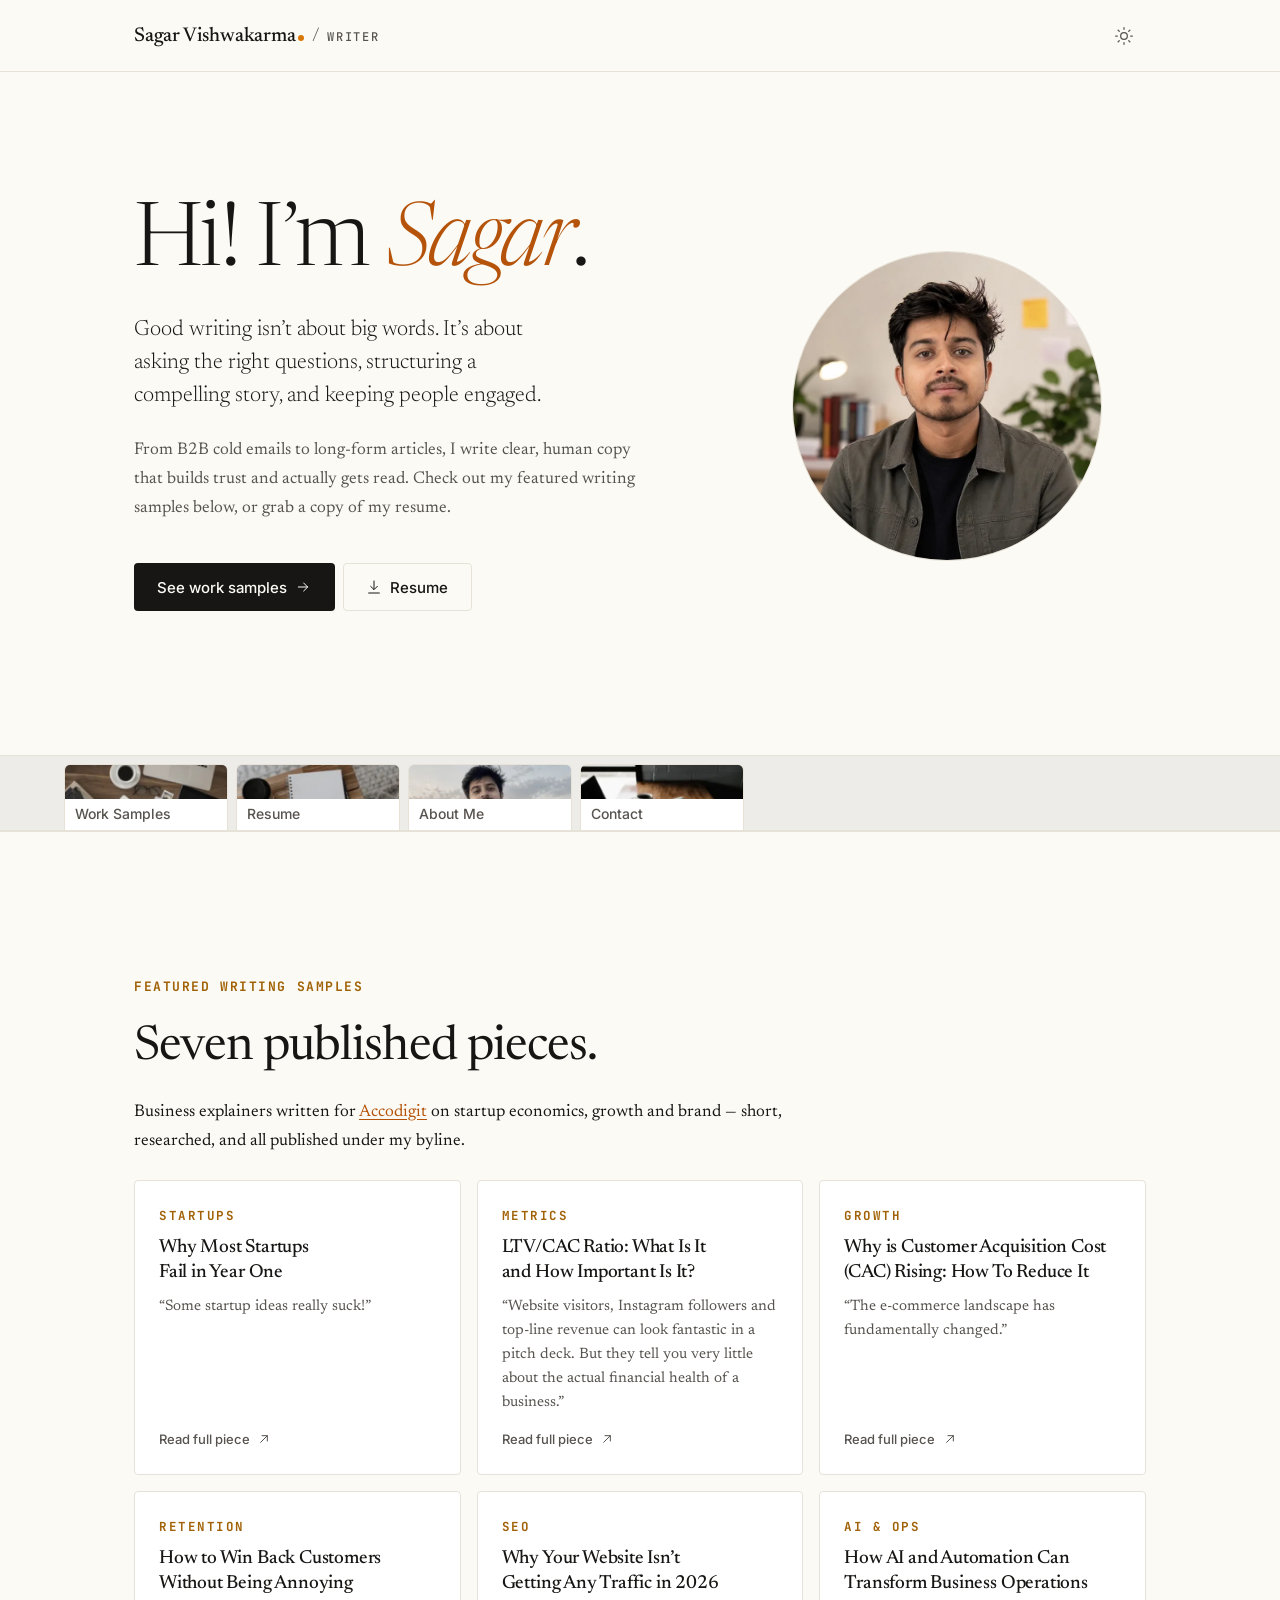
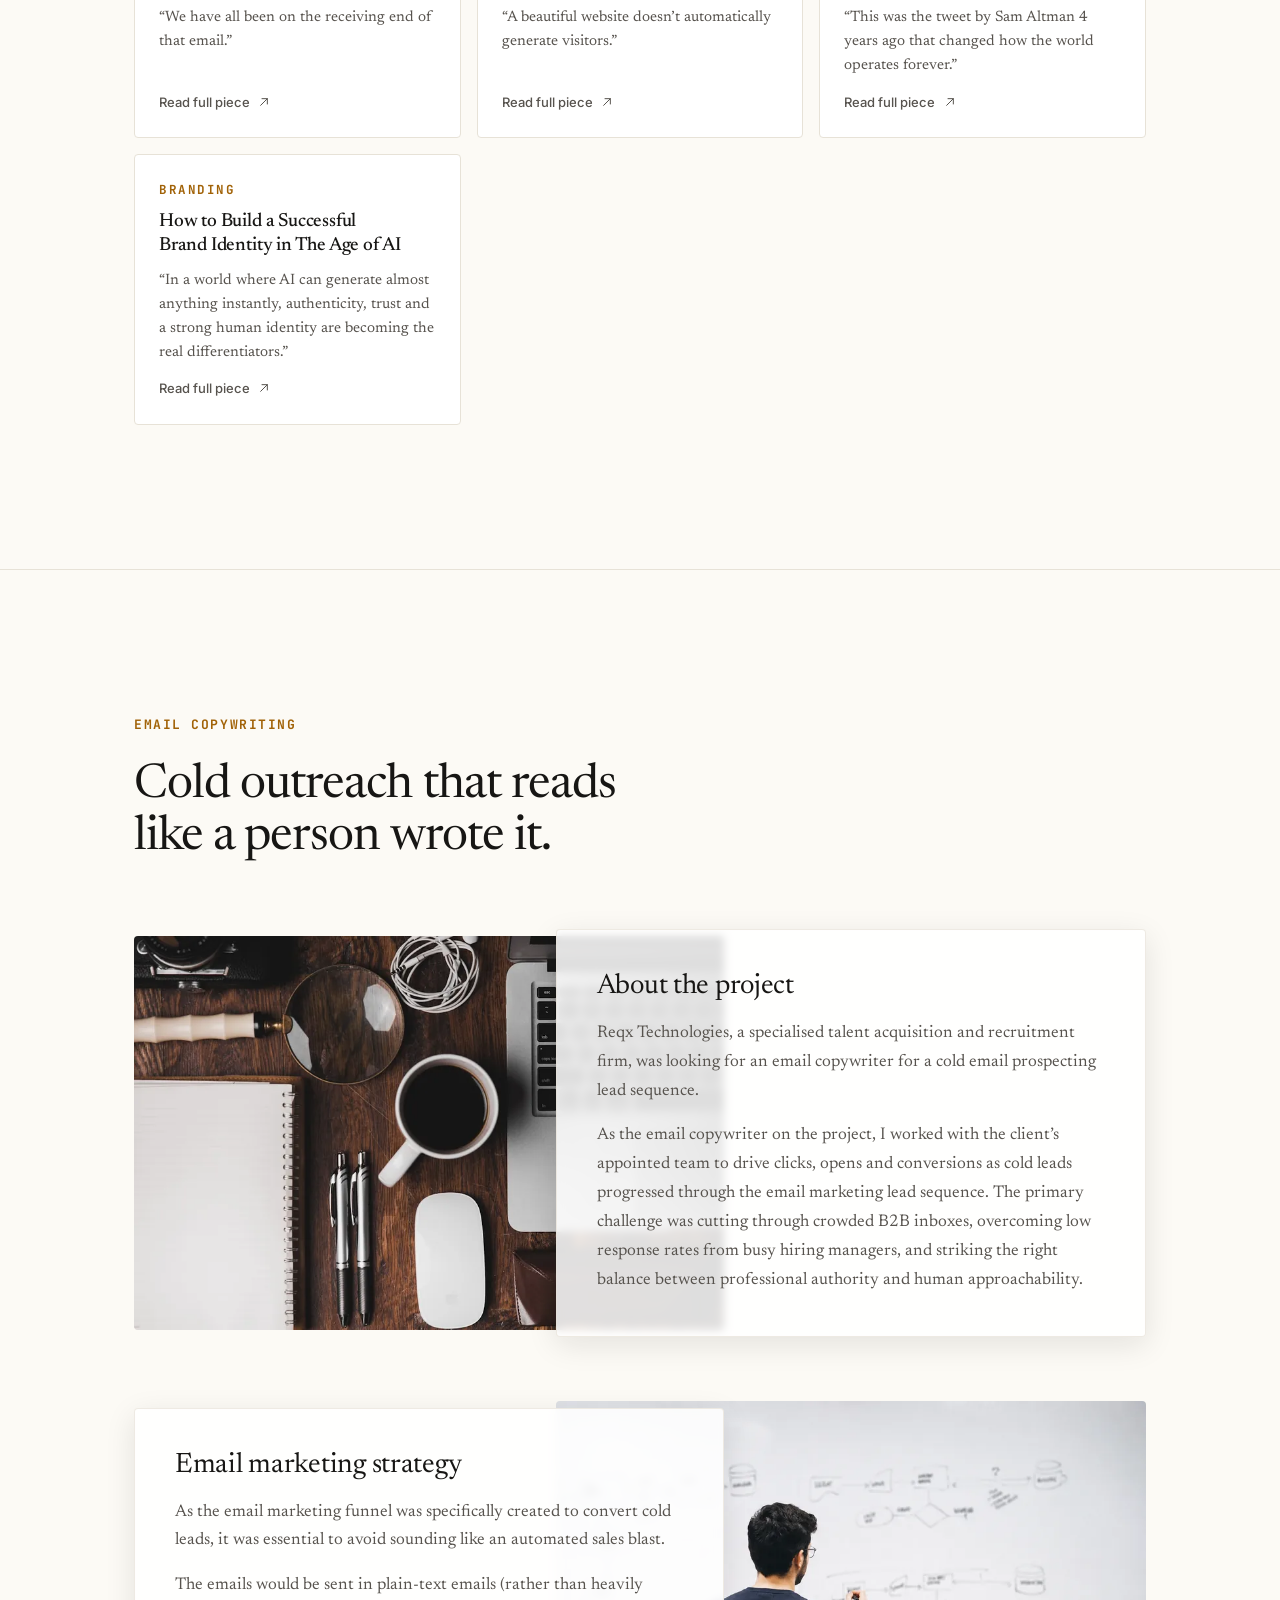
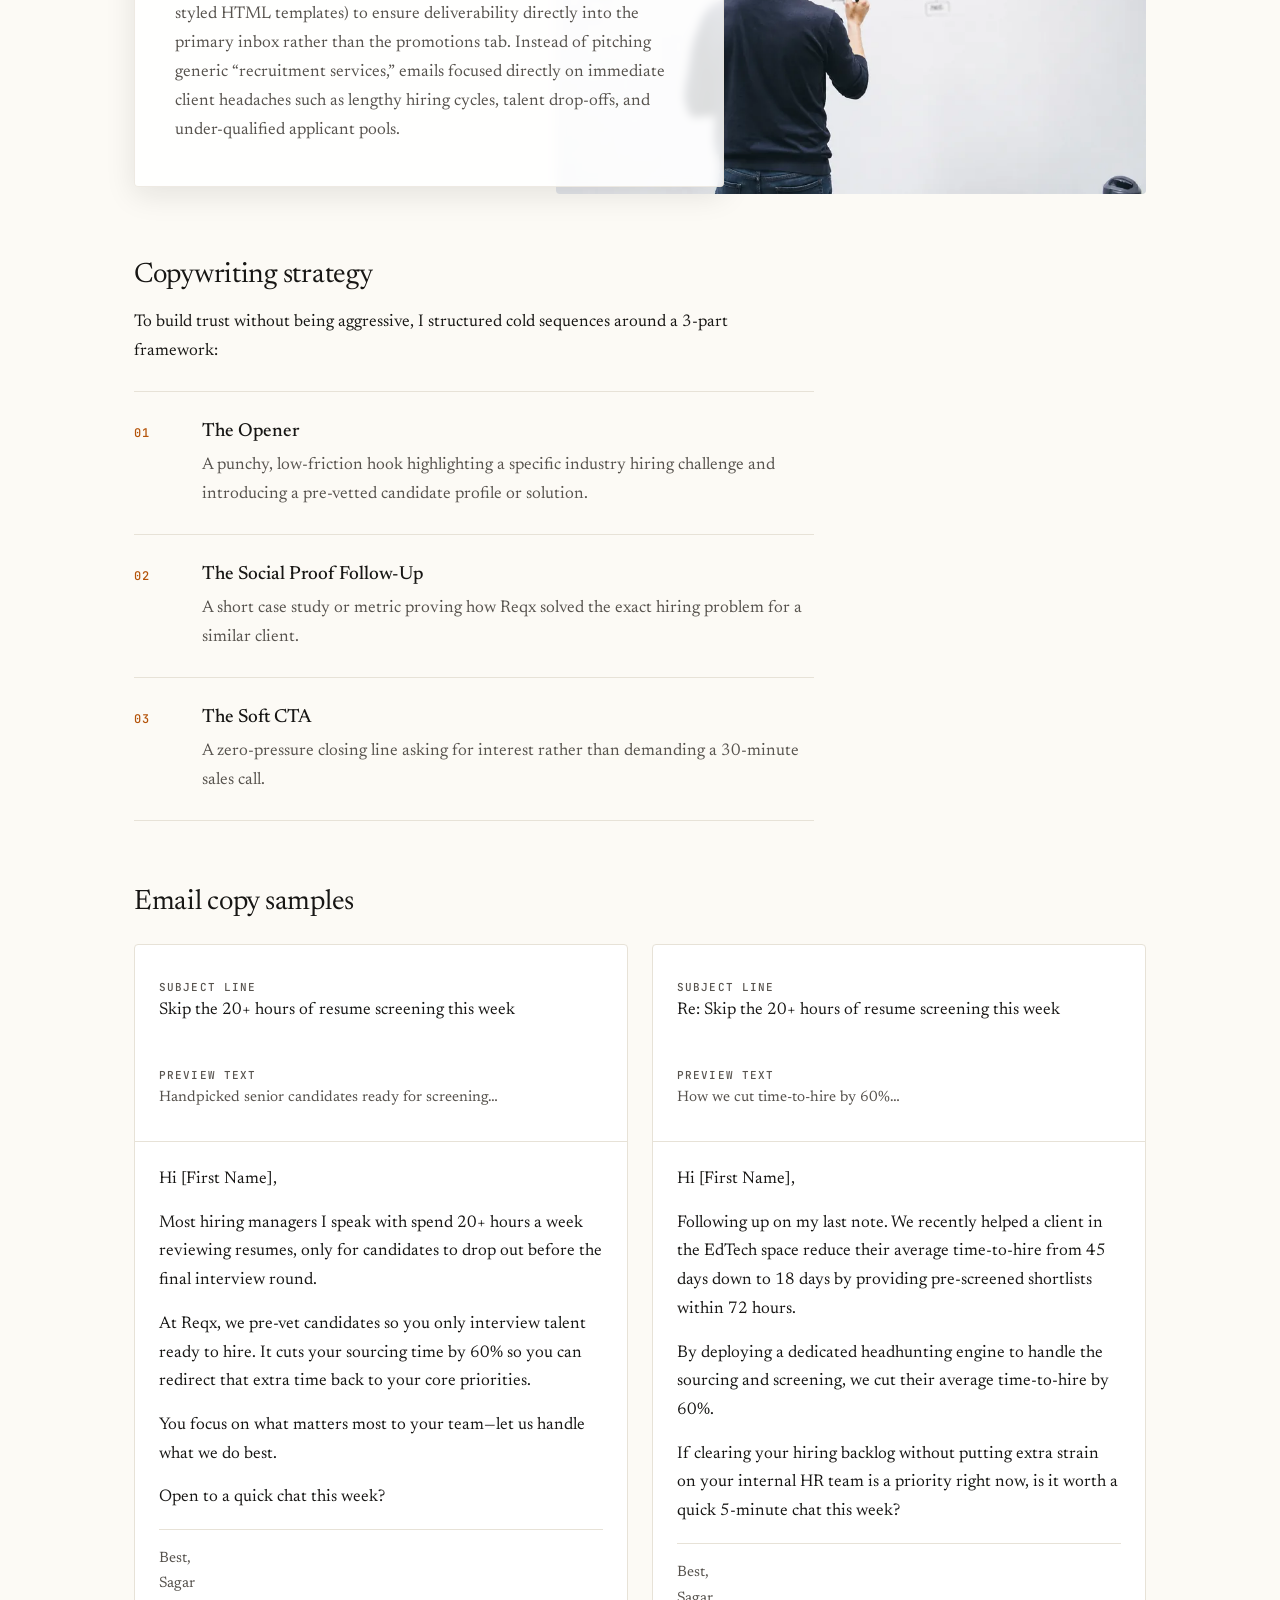
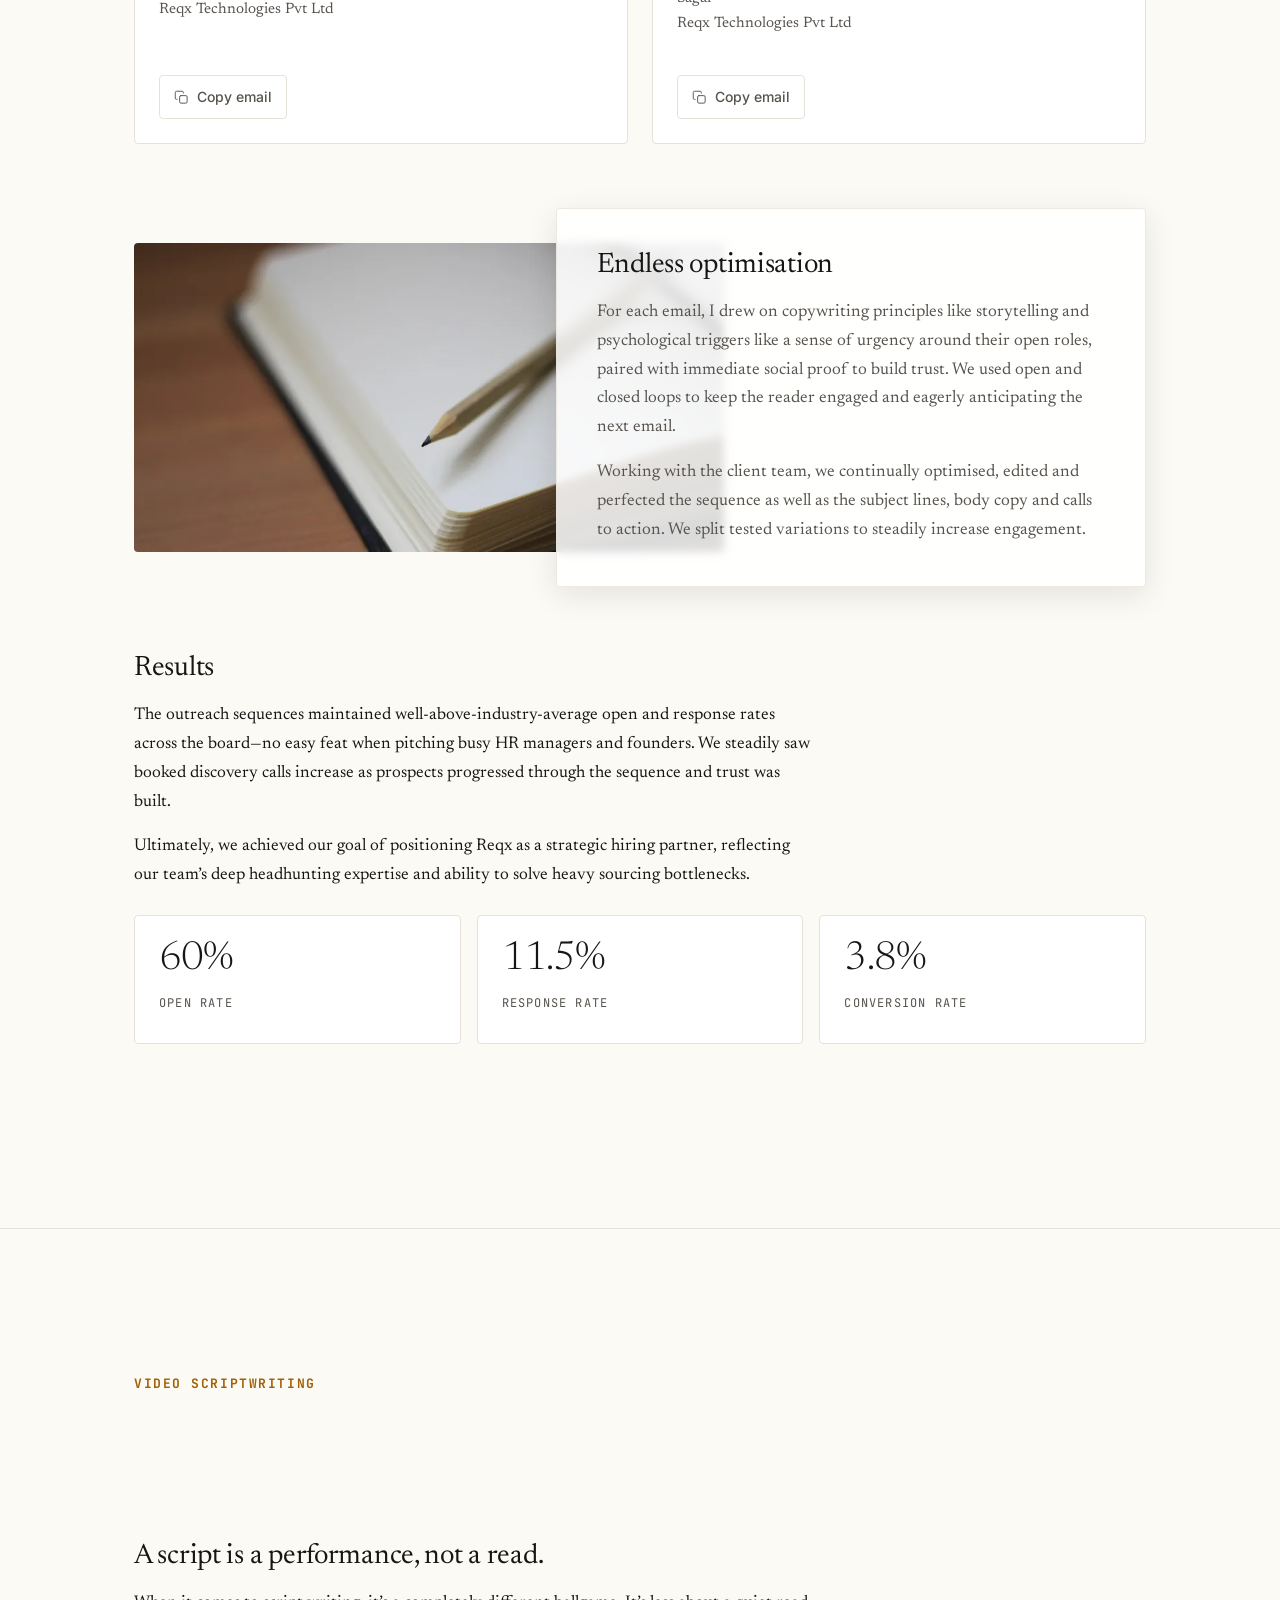
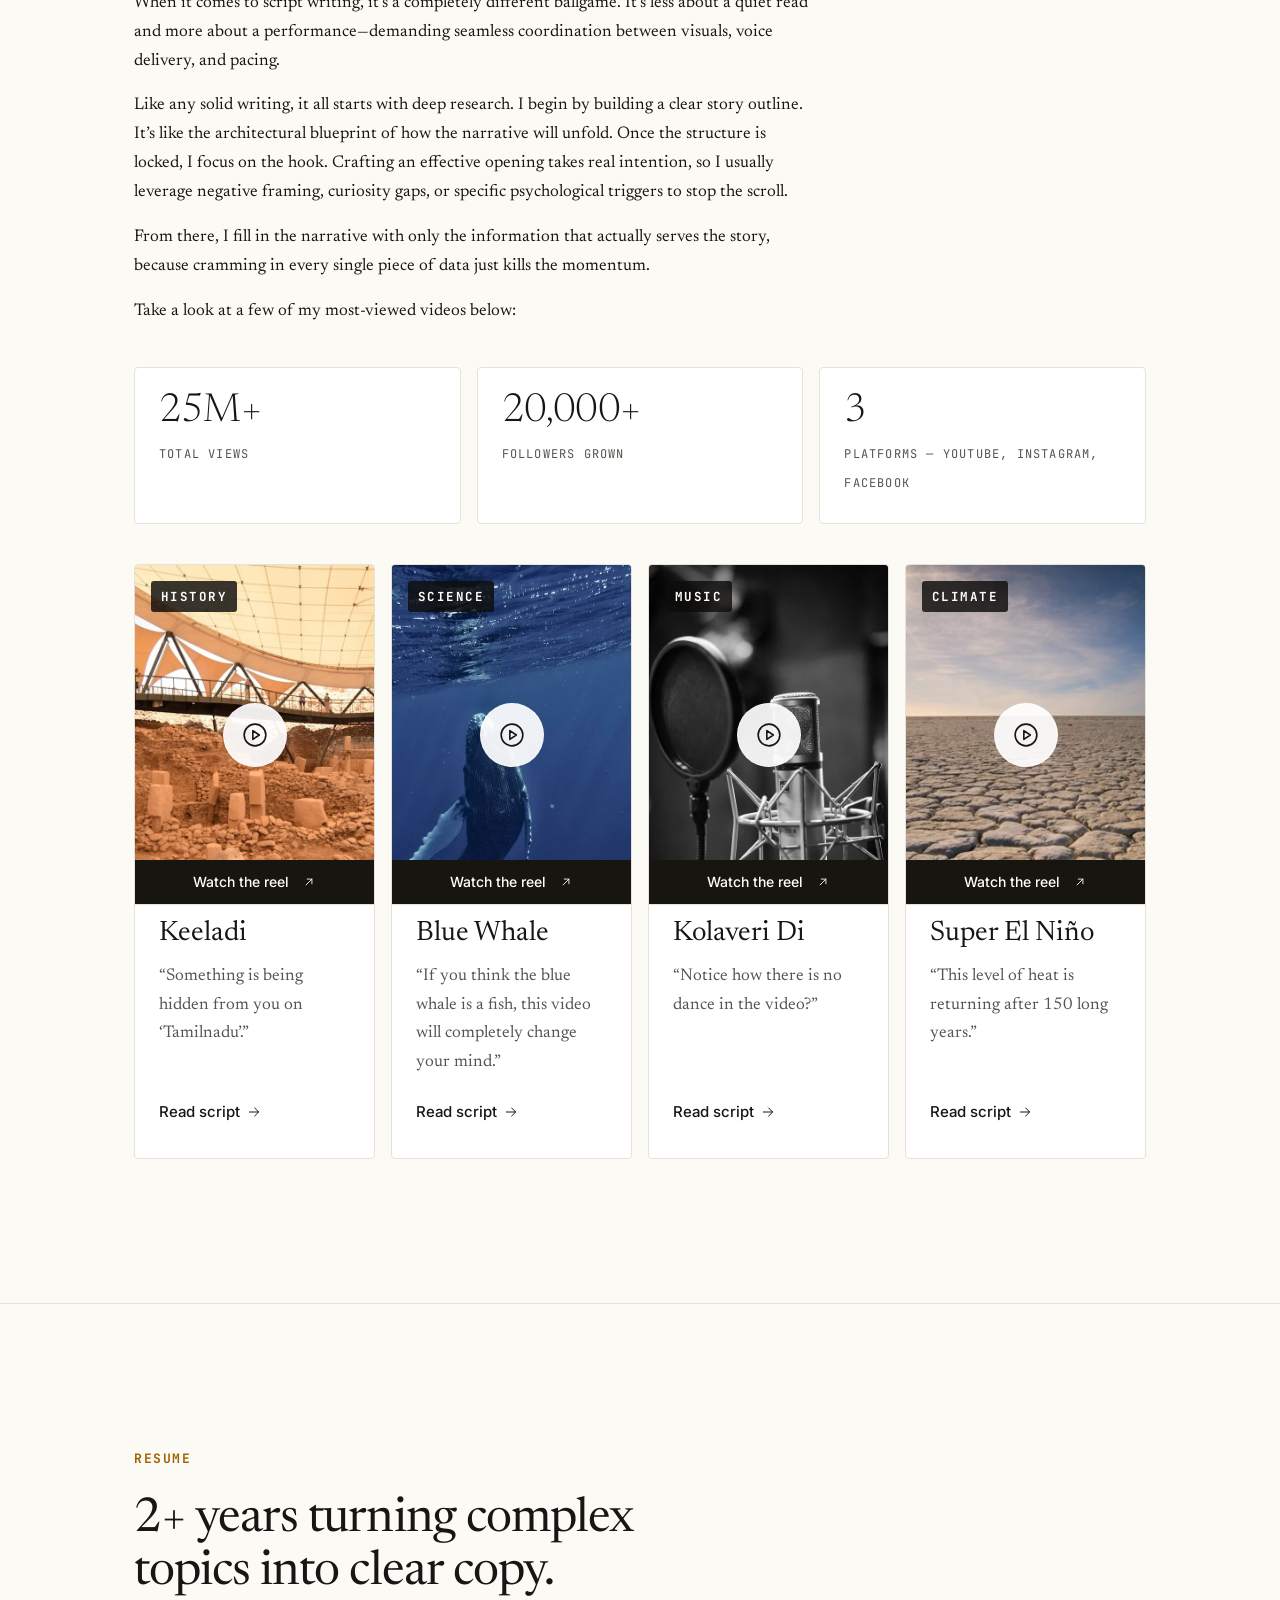
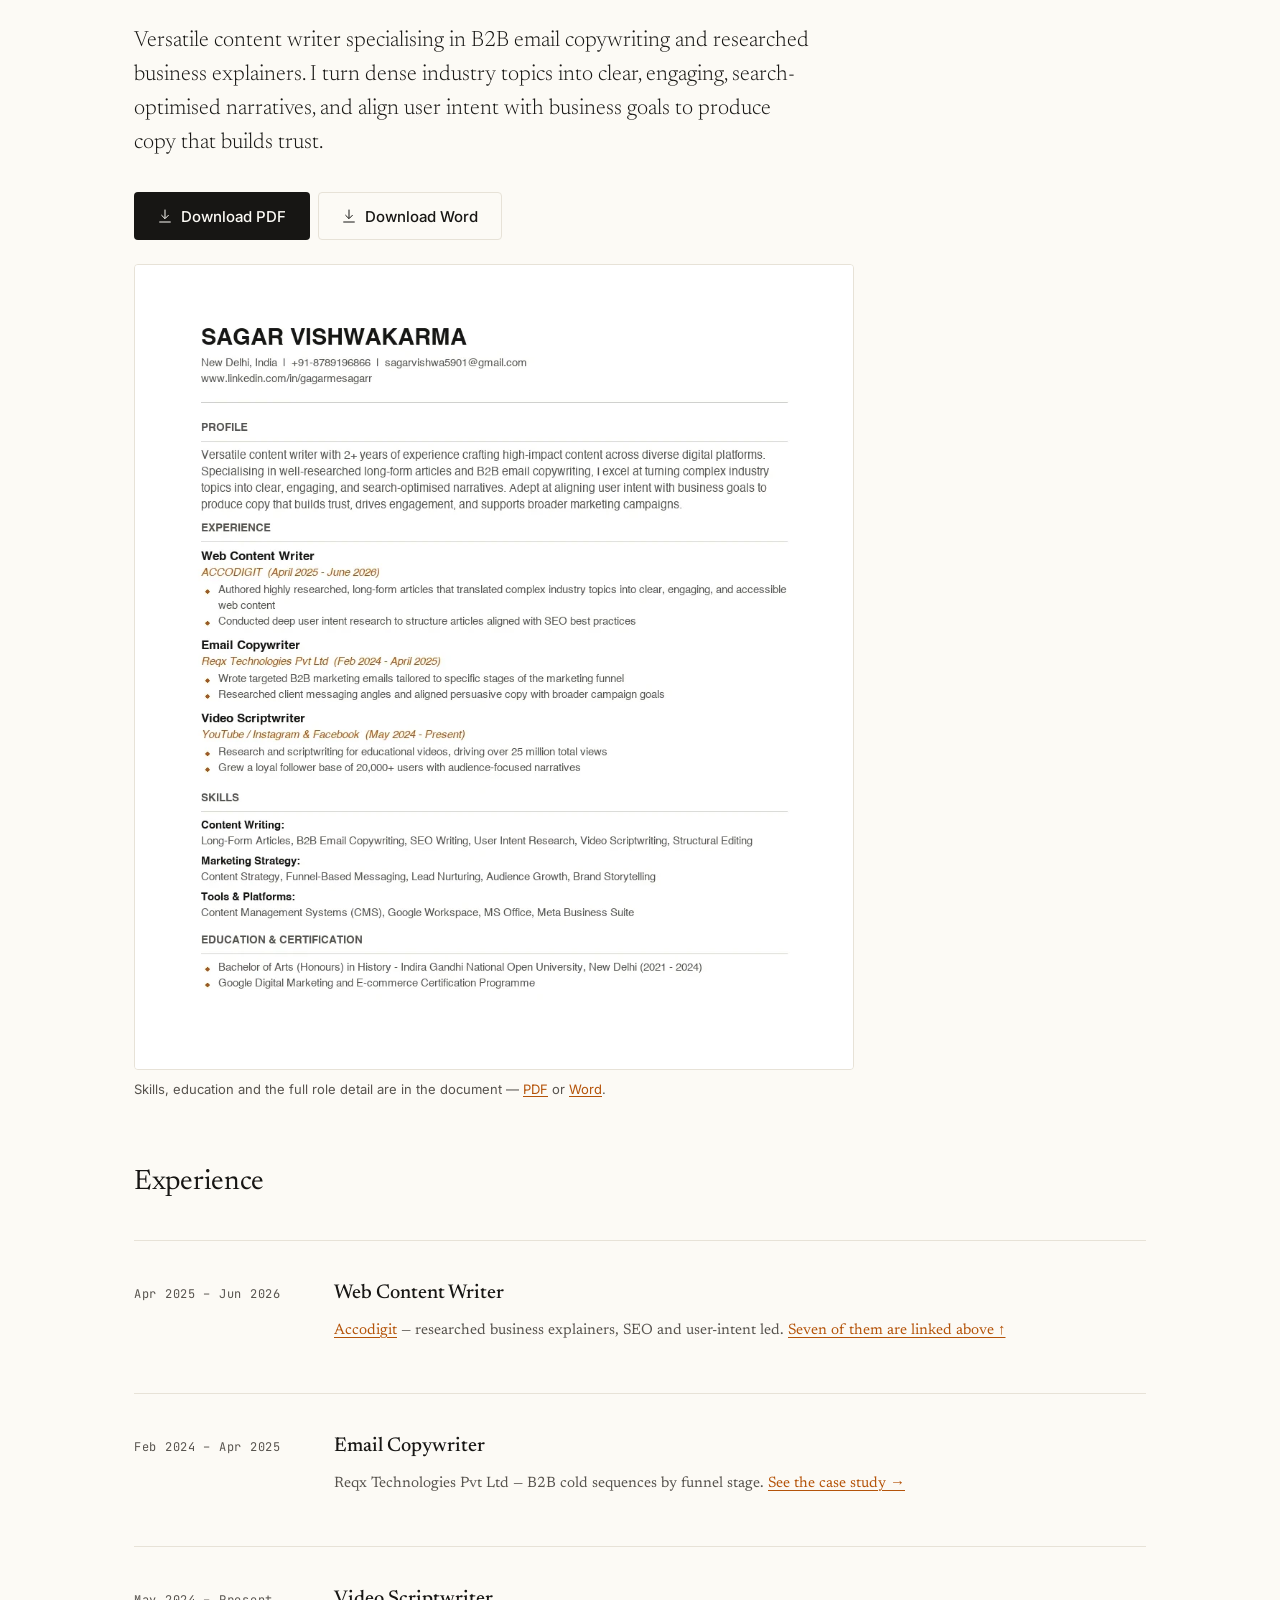
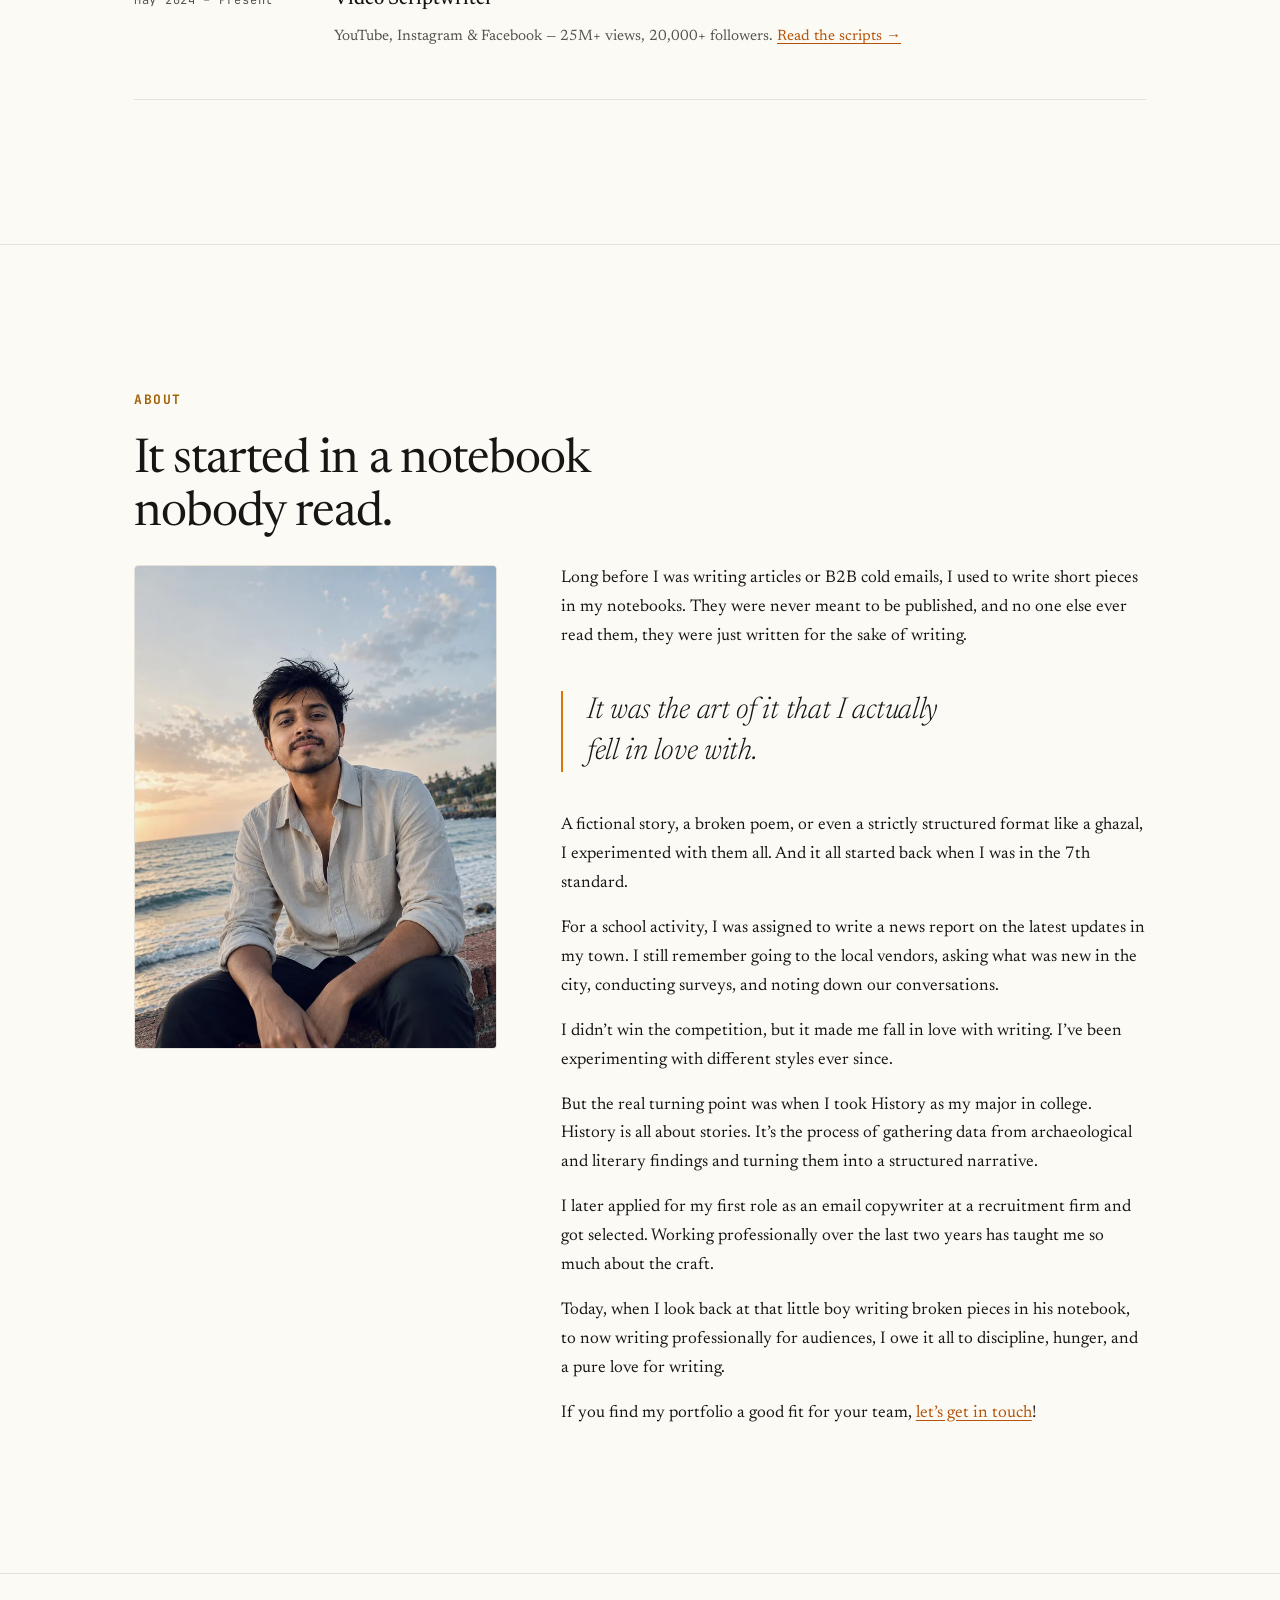
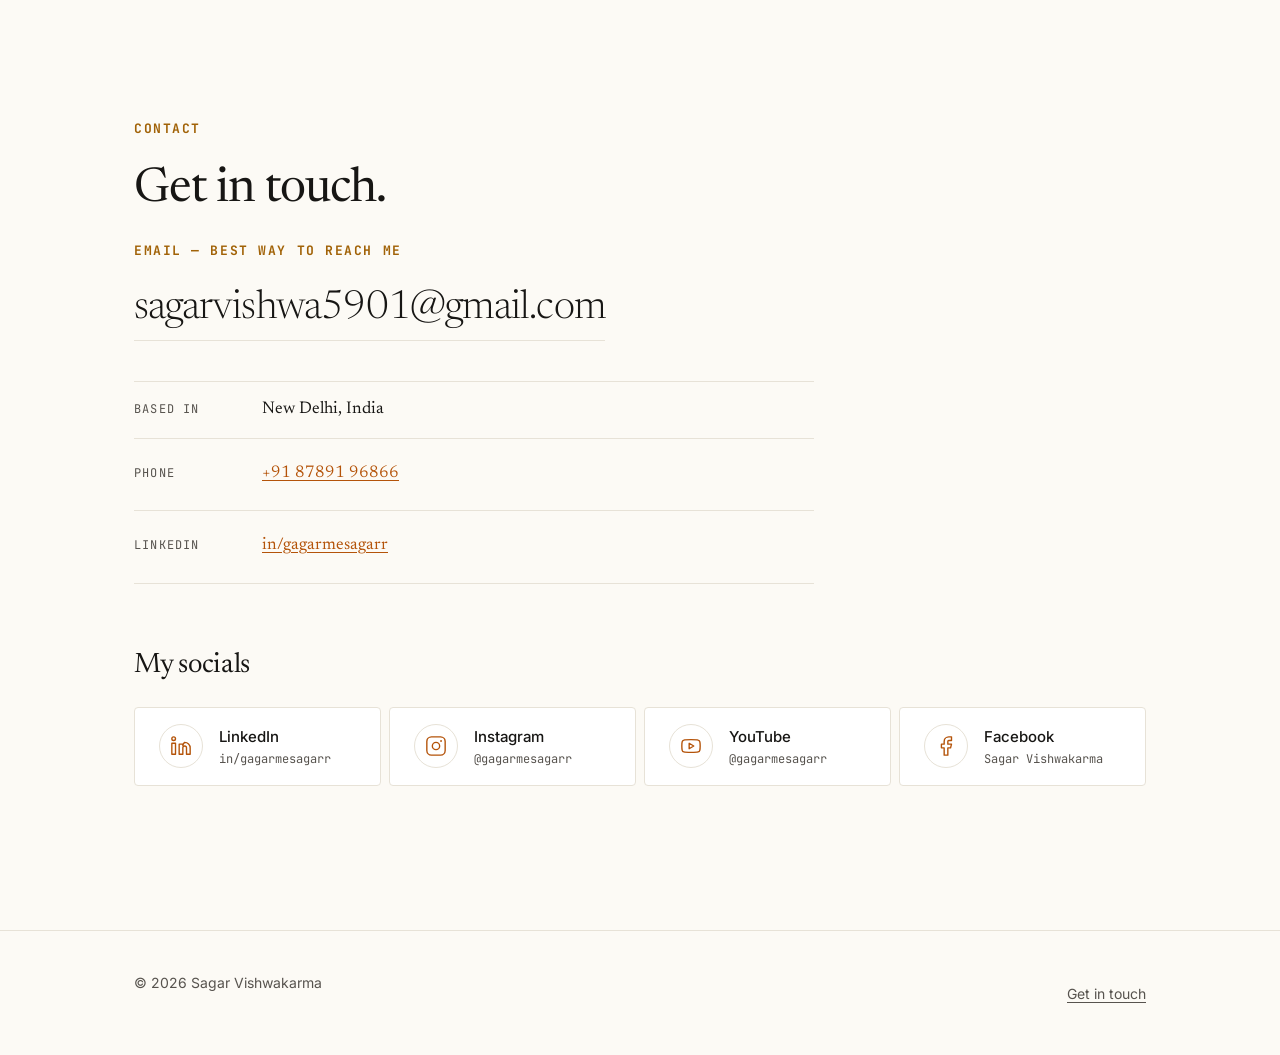
<file: index.html>
<!doctype html>
<html lang="en">
<head>
<meta charset="utf-8">
<meta name="viewport" content="width=device-width, initial-scale=1">
<title>Sagar Vishwakarma — Writer</title>
<meta name="description" content="Sagar Vishwakarma writes B2B cold email sequences, short-form video scripts and researched business explainers. Featured writing samples, work, resume and contact.">
<meta name="author" content="Sagar Vishwakarma">
<link rel="canonical" href="https://example.github.io/">

<meta property="og:type" content="profile">
<meta property="og:title" content="Sagar Vishwakarma — Writer">
<meta property="og:description" content="Sagar Vishwakarma writes B2B cold email sequences, short-form video scripts and researched business explainers. Featured writing samples, work, resume and contact.">
<meta property="og:image" content="assets/img/og-cover.png">
<meta property="og:image:width" content="1200">
<meta property="og:image:height" content="630">
<meta name="twitter:card" content="summary_large_image">
<meta name="twitter:title" content="Sagar Vishwakarma — Writer">
<meta name="twitter:description" content="Sagar Vishwakarma writes B2B cold email sequences, short-form video scripts and researched business explainers. Featured writing samples, work, resume and contact.">
<meta name="twitter:image" content="assets/img/og-cover.png">

<meta name="theme-color" content="#FCFAF5" media="(prefers-color-scheme: light)">
<meta name="theme-color" content="#14130F" media="(prefers-color-scheme: dark)">

<link rel="icon" href="assets/img/favicon.svg" type="image/svg+xml">

<link rel="preconnect" href="https://fonts.googleapis.com">
<link rel="preconnect" href="https://fonts.gstatic.com" crossorigin>
<link href="https://fonts.googleapis.com/css2?family=Newsreader:ital,opsz,wght@0,6..72,300..700;1,6..72,300..600&family=Inter:wght@400;500;600&family=JetBrains+Mono:wght@400;500&display=swap" rel="stylesheet">
<link rel="stylesheet" href="assets/css/style.css">

<!-- Applied before paint so the theme never flashes -->
<script>
  // .js gates the scroll-reveal styles so a no-JS visitor never sees a blank page.
  // The failsafe drops the gate if main.js never gets to run (404, blocked, throws),
  // which would otherwise leave everything below the fold invisible.
  document.documentElement.classList.add("js");
  window.__revealFailsafe = setTimeout(function () {
    document.documentElement.classList.remove("js");
  }, 3000);
  try {
    var t = localStorage.getItem("theme");
    if (t === "dark" || t === "light") document.documentElement.setAttribute("data-theme", t);
  } catch (e) {}
</script>

<script type="application/ld+json">
{
  "@context": "https://schema.org",
  "@type": "Person",
  "name": "Sagar Vishwakarma",
  "alternateName": "Sagar",
  "jobTitle": "Copywriter & Video Scriptwriter",
  "email": "mailto:Sagarvishwa5901@gmail.com",
  "description": "B2B email copywriter, short-form video scriptwriter and writer of researched business explainers.",
  "knowsAbout": ["Email copywriting", "B2B cold outreach", "Video scriptwriting", "Long-form articles"],
  "worksFor": { "@type": "Organization", "name": "Accodigit", "url": "https://accodigit.com/" },
  "sameAs": [
    "https://www.linkedin.com/in/gagarmesagarr/",
    "https://www.instagram.com/gagarmesagarr",
    "https://youtube.com/@gagarmesagarr",
    "https://www.facebook.com/profile.php?id=61570788022715"
  ]
}
</script>
</head>

<body>
<a class="skip-link" href="#main">Skip to content</a>

<header class="site-header">
  <div class="wrap">
    <a class="wordmark" href="#top"><span class="wm-name">Sagar Vishwakarma</span> <span class="wm-sep">/</span> <span class="wm-role">Writer</span></a>
    <button type="button" class="icon-btn theme-toggle" id="themeToggle"
            aria-pressed="false" aria-label="Switch to dark theme">
      <svg class="sun" width="20" height="20" viewBox="0 0 24 24" fill="none" stroke="currentColor" stroke-width="1.5" stroke-linecap="round" aria-hidden="true">
        <circle cx="12" cy="12" r="4"/><path d="M12 2v2M12 20v2M4.9 4.9l1.4 1.4M17.7 17.7l1.4 1.4M2 12h2M20 12h2M4.9 19.1l1.4-1.4M17.7 6.3l1.4-1.4"/>
      </svg>
      <svg class="moon" width="20" height="20" viewBox="0 0 24 24" fill="none" stroke="currentColor" stroke-width="1.5" stroke-linecap="round" stroke-linejoin="round" aria-hidden="true">
        <path d="M21 12.8A9 9 0 1 1 11.2 3a7 7 0 0 0 9.8 9.8z"/>
      </svg>
    </button>
  </div>
</header>

<main id="main">
<!-- ============================ HERO ============================ -->
<section class="section hero" id="top" aria-labelledby="hero-title">
  <div class="wrap">
    <div>
      <h1 id="hero-title">Hi! I&rsquo;m <em>Sagar</em>.</h1>
      <p class="hero-thesis">Good writing isn&rsquo;t about big words. It&rsquo;s about asking the right questions, structuring a compelling story, and keeping people engaged.</p>
      <p class="hero-sub">From B2B cold emails to long-form articles, I write clear, human copy that builds trust and actually gets read. Check out my featured writing samples below, or grab a copy of my resume.</p>
      <div class="cta-row">
        <a class="btn btn-primary" href="#work">
          See work samples
          <svg width="16" height="16" viewBox="0 0 24 24" fill="none" stroke="currentColor" stroke-width="1.5" stroke-linecap="round" stroke-linejoin="round" aria-hidden="true"><path d="M5 12h14M13 6l6 6-6 6"/></svg>
        </a>
        <a class="btn btn-ghost" href="#resume">
          <svg width="16" height="16" viewBox="0 0 24 24" fill="none" stroke="currentColor" stroke-width="1.5" stroke-linecap="round" stroke-linejoin="round" aria-hidden="true"><path d="M12 3v12M7 11l5 5 5-5M4 21h16"/></svg>
          Resume
        </a>
      </div>
    </div>

    <div class="portrait-round">
      <picture>
        <source srcset="assets/img/portrait.webp" type="image/webp">
        <img src="assets/img/portrait.jpg" alt="Sagar Vishwakarma" width="760" height="760" loading="eager" fetchpriority="high">
      </picture>
    </div>
  </div>
</section>

<nav class="tabs" id="nav" aria-label="Sections">
  <div class="tabs-scroll">
    <div class="tabs-inner">
      <a href="#work" data-tab="work"><span class="t-photo"></span><span class="t-label">Work Samples<span class="t-bar"></span></span></a>
      <a href="#resume" data-tab="resume"><span class="t-photo"></span><span class="t-label">Resume<span class="t-bar"></span></span></a>
      <a href="#about" data-tab="about"><span class="t-photo"></span><span class="t-label">About Me<span class="t-bar"></span></span></a>
      <a href="#contact" data-tab="contact"><span class="t-photo"></span><span class="t-label">Contact<span class="t-bar"></span></span></a>
    </div>
  </div>
</nav>

<section class="section" data-spy="work" id="featured" aria-labelledby="featured-title">
  <div class="wrap">
    <p class="eyebrow">Featured writing samples</p>
    <h2 id="featured-title" class="reveal">Seven published pieces.</h2>
    <div class="prose reveal">
      <p>Business explainers written for <a href="https://accodigit.com/" rel="noopener" target="_blank">Accodigit</a> on startup economics, growth and brand &mdash; short, researched, and all published under my byline.</p>
    </div>
    <ul class="article-grid reveal">
      <li>
        <a class="article-card" href="https://accodigit.com/why-most-startups-fail-in-year-one/" rel="noopener" target="_blank">
          <span class="tag">Startups</span>
          <span class="article-title">Why Most Startups Fail in Year One</span>
          <span class="hook">&ldquo;Some startup ideas really suck!&rdquo;</span>
          <span class="article-meta">Read full piece <svg width="16" height="16" viewBox="0 0 24 24" fill="none" stroke="currentColor" stroke-width="1.5" stroke-linecap="round" stroke-linejoin="round" aria-hidden="true"><path d="M7 17 17 7M9 7h8v8"/></svg></span>
        </a>
      </li>
      <li>
        <a class="article-card" href="https://accodigit.com/ltv-cac-ratio-what-is-it-and-how-important-is-it/" rel="noopener" target="_blank">
          <span class="tag">Metrics</span>
          <span class="article-title">LTV/CAC Ratio: What Is It and How Important Is It?</span>
          <span class="hook">&ldquo;Website visitors, Instagram followers and top-line revenue can look fantastic in a pitch deck. But they tell you very little about the actual financial health of a business.&rdquo;</span>
          <span class="article-meta">Read full piece <svg width="16" height="16" viewBox="0 0 24 24" fill="none" stroke="currentColor" stroke-width="1.5" stroke-linecap="round" stroke-linejoin="round" aria-hidden="true"><path d="M7 17 17 7M9 7h8v8"/></svg></span>
        </a>
      </li>
      <li>
        <a class="article-card" href="https://accodigit.com/why-is-customer-acquisition-cost-cac-rising-how-to-reduce-it/" rel="noopener" target="_blank">
          <span class="tag">Growth</span>
          <span class="article-title">Why is Customer Acquisition Cost (CAC) Rising: How To Reduce It</span>
          <span class="hook">&ldquo;The e-commerce landscape has fundamentally changed.&rdquo;</span>
          <span class="article-meta">Read full piece <svg width="16" height="16" viewBox="0 0 24 24" fill="none" stroke="currentColor" stroke-width="1.5" stroke-linecap="round" stroke-linejoin="round" aria-hidden="true"><path d="M7 17 17 7M9 7h8v8"/></svg></span>
        </a>
      </li>
      <li>
        <a class="article-card" href="https://accodigit.com/how-to-win-back-customers-without-being-annoying/" rel="noopener" target="_blank">
          <span class="tag">Retention</span>
          <span class="article-title">How to Win Back Customers Without Being Annoying</span>
          <span class="hook">&ldquo;We have all been on the receiving end of that email.&rdquo;</span>
          <span class="article-meta">Read full piece <svg width="16" height="16" viewBox="0 0 24 24" fill="none" stroke="currentColor" stroke-width="1.5" stroke-linecap="round" stroke-linejoin="round" aria-hidden="true"><path d="M7 17 17 7M9 7h8v8"/></svg></span>
        </a>
      </li>
      <li>
        <a class="article-card" href="https://accodigit.com/why-your-website-isnt-getting-any-traffic-in-2026/" rel="noopener" target="_blank">
          <span class="tag">SEO</span>
          <span class="article-title">Why Your Website Isn&rsquo;t Getting Any Traffic in 2026</span>
          <span class="hook">&ldquo;A beautiful website doesn&rsquo;t automatically generate visitors.&rdquo;</span>
          <span class="article-meta">Read full piece <svg width="16" height="16" viewBox="0 0 24 24" fill="none" stroke="currentColor" stroke-width="1.5" stroke-linecap="round" stroke-linejoin="round" aria-hidden="true"><path d="M7 17 17 7M9 7h8v8"/></svg></span>
        </a>
      </li>
      <li>
        <a class="article-card" href="https://accodigit.com/how-ai-and-automation-can-transform-business-operations/" rel="noopener" target="_blank">
          <span class="tag">AI &amp; Ops</span>
          <span class="article-title">How AI and Automation Can Transform Business Operations</span>
          <span class="hook">&ldquo;This was the tweet by Sam Altman 4 years ago that changed how the world operates forever.&rdquo;</span>
          <span class="article-meta">Read full piece <svg width="16" height="16" viewBox="0 0 24 24" fill="none" stroke="currentColor" stroke-width="1.5" stroke-linecap="round" stroke-linejoin="round" aria-hidden="true"><path d="M7 17 17 7M9 7h8v8"/></svg></span>
        </a>
      </li>
      <li>
        <a class="article-card" href="https://accodigit.com/how-to-build-a-successful-brand-identity-in-the-age-of-ai/" rel="noopener" target="_blank">
          <span class="tag">Branding</span>
          <span class="article-title">How to Build a Successful Brand Identity in The Age of AI</span>
          <span class="hook">&ldquo;In a world where AI can generate almost anything instantly, authenticity, trust and a strong human identity are becoming the real differentiators.&rdquo;</span>
          <span class="article-meta">Read full piece <svg width="16" height="16" viewBox="0 0 24 24" fill="none" stroke="currentColor" stroke-width="1.5" stroke-linecap="round" stroke-linejoin="round" aria-hidden="true"><path d="M7 17 17 7M9 7h8v8"/></svg></span>
        </a>
      </li>
    </ul>
  </div>
</section>

<!-- ======================= EMAIL CASE STUDY ======================= -->
<section class="section" data-spy="work" id="work" aria-labelledby="work-title">
  <div class="wrap">
    <p class="eyebrow">Email Copywriting</p>
    <h2 id="work-title" class="page-title reveal">Cold outreach that reads like a person wrote it.</h2>

    <div class="overlap reveal">
      <div class="overlap-media">
        <picture>
          <source srcset="assets/img/case-brief.webp" type="image/webp">
          <img src="assets/img/case-brief.jpg" alt="A desk with a notebook, pen, magnifier and laptop" width="900" height="600" loading="lazy" decoding="async">
        </picture>
      </div>
      <div class="overlap-panel">
        <h3>About the project</h3>
        <p>Reqx Technologies, a specialised talent acquisition and recruitment firm, was looking for an email copywriter for a cold email prospecting lead sequence.</p>
        <p>As the email copywriter on the project, I worked with the client&rsquo;s appointed team to drive clicks, opens and conversions as cold leads progressed through the email marketing lead sequence. The primary challenge was cutting through crowded B2B inboxes, overcoming low response rates from busy hiring managers, and striking the right balance between professional authority and human approachability.</p>
      </div>
    </div>

    <div class="overlap overlap--flip reveal">
      <div class="overlap-media">
        <picture>
          <source srcset="assets/img/case-strategy.webp" type="image/webp">
          <img src="assets/img/case-strategy.jpg" alt="Mapping a marketing funnel out on a whiteboard" width="900" height="599" loading="lazy" decoding="async">
        </picture>
      </div>
      <div class="overlap-panel">
        <h3>Email marketing strategy</h3>
        <p>As the email marketing funnel was specifically created to convert cold leads, it was essential to avoid sounding like an automated sales blast.</p>
        <p>The emails would be sent in plain-text emails (rather than heavily styled HTML templates) to ensure deliverability directly into the primary inbox rather than the promotions tab. Instead of pitching generic &ldquo;recruitment services,&rdquo; emails focused directly on immediate client headaches such as lengthy hiring cycles, talent drop-offs, and under-qualified applicant pools.</p>
      </div>
    </div>

    <h3 class="sub reveal">Copywriting strategy</h3>
    <div class="prose reveal">
      <p>To build trust without being aggressive, I structured cold sequences around a 3-part framework:</p>
    </div>
    <ol class="framework reveal">
      <li>
        <div>
          <strong>The Opener</strong>
          <span>A punchy, low-friction hook highlighting a specific industry hiring challenge and introducing a pre-vetted candidate profile or solution.</span>
        </div>
      </li>
      <li>
        <div>
          <strong>The Social Proof Follow-Up</strong>
          <span>A short case study or metric proving how Reqx solved the exact hiring problem for a similar client.</span>
        </div>
      </li>
      <li>
        <div>
          <strong>The Soft CTA</strong>
          <span>A zero-pressure closing line asking for interest rather than demanding a 30-minute sales call.</span>
        </div>
      </li>
    </ol>

    <h3 class="sub reveal">Email copy samples</h3>
    <div class="samples">

      <article class="email reveal" aria-labelledby="sample-1-subject">
        <div class="email-head">
          <dl class="email-meta">
            <dt>Subject line</dt>
            <dd id="sample-1-subject">Skip the 20+ hours of resume screening this week</dd>
          </dl>
          <dl class="email-meta">
            <dt>Preview text</dt>
            <dd class="preview">Handpicked senior candidates ready for screening&hellip;</dd>
          </dl>
        </div>
        <div class="email-body" data-copy-source>
          <p>Hi [First Name],</p>
          <p>Most hiring managers I speak with spend 20+ hours a week reviewing resumes, only for candidates to drop out before the final interview round.</p>
          <p>At Reqx, we pre-vet candidates so you only interview talent ready to hire. It cuts your sourcing time by 60% so you can redirect that extra time back to your core priorities.</p>
          <p>You focus on what matters most to your team&mdash;let us handle what we do best.</p>
          <p>Open to a quick chat this week?</p>
          <p class="email-sign">
            <span>Best,</span>
            <span>Sagar</span>
            <span>Reqx Technologies Pvt Ltd</span>
          </p>
        </div>
        <button type="button" class="copy-btn" data-copy="sample-1">
          <svg class="clip" width="15" height="15" viewBox="0 0 24 24" fill="none" stroke="currentColor" stroke-width="1.5" stroke-linecap="round" stroke-linejoin="round" aria-hidden="true"><rect x="9" y="9" width="12" height="12" rx="2"/><path d="M5 15H4a2 2 0 0 1-2-2V4a2 2 0 0 1 2-2h9a2 2 0 0 1 2 2v1"/></svg>
          <svg class="check" width="15" height="15" viewBox="0 0 24 24" fill="none" stroke="currentColor" stroke-width="1.5" stroke-linecap="round" stroke-linejoin="round" aria-hidden="true"><path d="m20 6-11 11-5-5"/></svg>
          <span>Copy email</span>
        </button>
      </article>

      <article class="email reveal" aria-labelledby="sample-2-subject">
        <div class="email-head">
          <dl class="email-meta">
            <dt>Subject line</dt>
            <dd id="sample-2-subject">Re: Skip the 20+ hours of resume screening this week</dd>
          </dl>
          <dl class="email-meta">
            <dt>Preview text</dt>
            <dd class="preview">How we cut time-to-hire by 60%&hellip;</dd>
          </dl>
        </div>
        <div class="email-body" data-copy-source>
          <p>Hi [First Name],</p>
          <p>Following up on my last note. We recently helped a client in the EdTech space reduce their average time-to-hire from 45 days down to 18 days by providing pre-screened shortlists within 72 hours.</p>
          <p>By deploying a dedicated headhunting engine to handle the sourcing and screening, we cut their average time-to-hire by 60%.</p>
          <p>If clearing your hiring backlog without putting extra strain on your internal HR team is a priority right now, is it worth a quick 5-minute chat this week?</p>
          <p class="email-sign">
            <span>Best,</span>
            <span>Sagar</span>
            <span>Reqx Technologies Pvt Ltd</span>
          </p>
        </div>
        <button type="button" class="copy-btn" data-copy="sample-2">
          <svg class="clip" width="15" height="15" viewBox="0 0 24 24" fill="none" stroke="currentColor" stroke-width="1.5" stroke-linecap="round" stroke-linejoin="round" aria-hidden="true"><rect x="9" y="9" width="12" height="12" rx="2"/><path d="M5 15H4a2 2 0 0 1-2-2V4a2 2 0 0 1 2-2h9a2 2 0 0 1 2 2v1"/></svg>
          <svg class="check" width="15" height="15" viewBox="0 0 24 24" fill="none" stroke="currentColor" stroke-width="1.5" stroke-linecap="round" stroke-linejoin="round" aria-hidden="true"><path d="m20 6-11 11-5-5"/></svg>
          <span>Copy email</span>
        </button>
      </article>

    </div>

    <div class="overlap reveal">
      <div class="overlap-media">
        <picture>
          <source srcset="assets/img/case-optimise.webp" type="image/webp">
          <img src="assets/img/case-optimise.jpg" alt="A pencil resting on an open notebook" width="900" height="470" loading="lazy" decoding="async">
        </picture>
      </div>
      <div class="overlap-panel">
        <h3>Endless optimisation</h3>
        <p>For each email, I drew on copywriting principles like storytelling and psychological triggers like a sense of urgency around their open roles, paired with immediate social proof to build trust. We used open and closed loops to keep the reader engaged and eagerly anticipating the next email.</p>
        <p>Working with the client team, we continually optimised, edited and perfected the sequence as well as the subject lines, body copy and calls to action. We split tested variations to steadily increase engagement.</p>
      </div>
    </div>

    <h3 class="sub reveal">Results</h3>
    <div class="prose reveal">
      <p>The outreach sequences maintained well-above-industry-average open and response rates across the board&mdash;no easy feat when pitching busy HR managers and founders. We steadily saw booked discovery calls increase as prospects progressed through the sequence and trust was built.</p>
      <p>Ultimately, we achieved our goal of positioning Reqx as a strategic hiring partner, reflecting our team&rsquo;s deep headhunting expertise and ability to solve heavy sourcing bottlenecks.</p>
    </div>

    <ul class="metrics reveal">
      <li>
        <span class="value">60%</span>
        <span class="label">Open rate</span>
      </li>
      <li>
        <span class="value">11.5%</span>
        <span class="label">Response rate</span>
      </li>
      <li>
        <span class="value">3.8%</span>
        <span class="label">Conversion rate</span>
      </li>
    </ul>

  </div>
</section>

<!-- ========================== SCRIPTS ========================== -->
<section class="section" data-spy="work" id="scripts" aria-labelledby="scripts-title">
  <div class="wrap">
    <p class="eyebrow">Video Scriptwriting</p>
    <h3 id="scripts-title" class="sub reveal" style="margin-top:var(--space-7)">A script is a performance, not a read.</h3>

    <div class="prose reveal">
      <p>When it comes to script writing, it&rsquo;s a completely different ballgame. It&rsquo;s less about a quiet read and more about a performance&mdash;demanding seamless coordination between visuals, voice delivery, and pacing.</p>
      <p>Like any solid writing, it all starts with deep research. I begin by building a clear story outline. It&rsquo;s like the architectural blueprint of how the narrative will unfold. Once the structure is locked, I focus on the hook. Crafting an effective opening takes real intention, so I usually leverage negative framing, curiosity gaps, or specific psychological triggers to stop the scroll.</p>
      <p>From there, I fill in the narrative with only the information that actually serves the story, because cramming in every single piece of data just kills the momentum.</p>
      <p>Take a look at a few of my most-viewed videos below:</p>
    </div>

    <ul class="metrics reveal" style="margin-top:2.5rem">
      <li>
        <span class="value">25M+</span>
        <span class="label">Total views</span>
      </li>
      <li>
        <span class="value">20,000+</span>
        <span class="label">Followers grown</span>
      </li>
      <li>
        <span class="value">3</span>
        <span class="label">Platforms &mdash; YouTube, Instagram, Facebook</span>
      </li>
    </ul>

    <div class="script-grid">

      <!-- ---------- Keeladi ---------- -->
      <article class="script-card reveal">
        <a class="poster" data-topic="keeladi" href="https://www.instagram.com/reel/DWKxfhyBeGx/" rel="noopener" target="_blank">
          <picture>
            <source srcset="assets/img/poster-keeladi.webp" type="image/webp">
            <img src="assets/img/poster-keeladi.jpg" alt="" width="540" height="960" loading="lazy" decoding="async">
          </picture>
          <span class="tag">History</span>
          <span class="play" aria-hidden="true">
            <svg width="26" height="26" viewBox="0 0 24 24" fill="none" stroke="currentColor" stroke-width="1.5" stroke-linejoin="round" aria-hidden="true"><circle cx="12" cy="12" r="10"/><path d="m10 8 6 4-6 4z"/></svg>
          </span>
          <span class="poster-cta">Watch the reel<span class="visually-hidden"> &mdash; Keeladi</span>
            <svg width="14" height="14" viewBox="0 0 24 24" fill="none" stroke="currentColor" stroke-width="1.5" stroke-linecap="round" stroke-linejoin="round" aria-hidden="true"><path d="M7 17 17 7M9 7h8v8"/></svg>
          </span>
        </a>
        <h4 class="card-title">Keeladi</h4>
        <p class="hook">&ldquo;Something is being hidden from you on &lsquo;Tamilnadu&rsquo;.&rdquo;</p>
        <div class="card-actions">
        <button type="button" class="script-open" data-script="script-keeladi" hidden>
          Read script
          <svg width="16" height="16" viewBox="0 0 24 24" fill="none" stroke="currentColor" stroke-width="1.5" stroke-linecap="round" stroke-linejoin="round" aria-hidden="true"><path d="M5 12h14M13 6l6 6-6 6"/></svg>
        </button>
        </div>
        <details class="script-fallback" id="script-keeladi" data-title="Keeladi" data-tag="History">
          <summary>Read script</summary>
          <div class="script-body">
            <div lang="en" data-lang="en">
              <h5>English translation</h5>
              <p>Something is being hidden from you on &lsquo;Tamilnadu&rsquo;. Meet Keeladi&mdash;a small village located near the Vaigai river.</p>
              <p>In 2014, the Archaeological Survey of India began excavations here, and what they found shook the entire timeline of Indian history. They unearthed over 18,000 artifacts, advanced brick structures, and proper drainage systems. Essentially, a complete urban civilization!</p>
              <p>Carbon dating revealed that the site dates back to the 8th to 6th Century BCE&mdash;making it roughly 2,800 years old. This discovery is massive because, until now, it was widely believed that such civilizations only existed in North India and later spread to the South.</p>
              <p>But Keeladi proves that the Tamil civilization had its own parallel, independent identity. Yet, as soon as this report was released, the Central Government transferred the lead archaeologist of the Keeladi project.</p>
              <p>The Tamil Nadu government alleges that the Centre is trying to downplay their heritage. Whatever the truth is, one thing is certain: Whoever controls the narrative of history, controls the power.</p>
            </div>
            <div lang="hi-Latn" data-lang="hi">
              <h5>Original script (Hinglish)</h5>
              <p>Tamil Nadu me kuchh aisa ho raha hai jo shayad aapse chhupaya ja raha hai. Ye hai Keeladi&mdash;Vaigai river ke paas basa ek chhota sa gaanv.</p>
              <p>2014 me Archaeological Survey of india ne yahan khudai shuru ki, aur jo nikla usne Indian history ki poori timeline hila di. Yahan 18000 se jyada artifacts, advanced brick structures, aur proper drainage systems mile. Matlab ki Ek poori urban civilization!</p>
              <p>Jab inki carbon dating hui, toh pata chala ye site 8th to 6th Century BCE&mdash;karib 2800 saal purani hai. Ye discovery badi isliye hai kyunki ab tak mana jata tha ki aisi civilisation sirf north india me hua karti thi jo baad me jaake south india me spread hui.</p>
              <p>Par Keeladi prove karta hai ki Tamil civilization ki apni ek parallel aur independent identity thi. Jaise hi ye report aayi, Centre ne Keeladi ke main archaeologist ka transfer karwa diya.</p>
              <p>Tamil Nadu government ka arop hai ki Centre unki heritage ko downplay kar rahi hai. Sach jo bhi ho, ek baat tay hai: History ka narrative ve jiske hath me hota hai, Power ussi ke hath me hoti hai.</p>
            </div>
          </div>
        </details>
      </article>

      <!-- ---------- Blue Whale ---------- -->
      <article class="script-card reveal">
        <a class="poster" data-topic="bluewhale" href="https://www.instagram.com/reel/DYbwxaINFa2/" rel="noopener" target="_blank">
          <picture>
            <source srcset="assets/img/poster-bluewhale.webp" type="image/webp">
            <img src="assets/img/poster-bluewhale.jpg" alt="" width="540" height="960" loading="lazy" decoding="async">
          </picture>
          <span class="tag">Science</span>
          <span class="play" aria-hidden="true">
            <svg width="26" height="26" viewBox="0 0 24 24" fill="none" stroke="currentColor" stroke-width="1.5" stroke-linejoin="round" aria-hidden="true"><circle cx="12" cy="12" r="10"/><path d="m10 8 6 4-6 4z"/></svg>
          </span>
          <span class="poster-cta">Watch the reel<span class="visually-hidden"> &mdash; Blue Whale</span>
            <svg width="14" height="14" viewBox="0 0 24 24" fill="none" stroke="currentColor" stroke-width="1.5" stroke-linecap="round" stroke-linejoin="round" aria-hidden="true"><path d="M7 17 17 7M9 7h8v8"/></svg>
          </span>
        </a>
        <h4 class="card-title">Blue Whale</h4>
        <p class="hook">&ldquo;If you think the blue whale is a fish, this video will completely change your mind.&rdquo;</p>
        <div class="card-actions">
        <button type="button" class="script-open" data-script="script-bluewhale" hidden>
          Read script
          <svg width="16" height="16" viewBox="0 0 24 24" fill="none" stroke="currentColor" stroke-width="1.5" stroke-linecap="round" stroke-linejoin="round" aria-hidden="true"><path d="M5 12h14M13 6l6 6-6 6"/></svg>
        </button>
        </div>
        <details class="script-fallback" id="script-bluewhale" data-title="Blue Whale" data-tag="Science">
          <summary>Read script</summary>
          <div class="script-body">
            <div lang="en" data-lang="en">
              <h5>English translation</h5>
              <p>If you think the blue whale is a fish, this video will completely change your mind.</p>
              <p>While all fish lay eggs, blue whales cannot. They give birth to live young, feed them milk, and on top of that, blue whales can&rsquo;t even breathe underwater!</p>
              <p>So the question arises: if the blue whale is an animal just like us, what is it doing in the water?</p>
              <p>Well, 50 million years ago, the blue whale&rsquo;s ancestor&mdash;the Pakicetus&mdash;was actually a land-dwelling animal. It spent its life living along the coastlines or in shallow waters. At that time, its biggest struggle was finding food, as competition with other land animals was incredibly fierce.</p>
              <p>Around the same time, the massive ocean predators of that era had already gone extinct. This meant the ocean was actually much safer than the land. Taking advantage of this, the Pakicetus started going into the sea to hunt for food.</p>
              <p>Gradually, this marine environment suited it so well that, over time, its body evolved into a fish-like shape&mdash;ultimately becoming the blue whale we know today.</p>
            </div>
            <div lang="hi-Latn" data-lang="hi">
              <h5>Original script (Hinglish)</h5>
              <p>Agar aap bhi Blue whale ko ek machhli samjhte ho toh ye video aapki soch badal degi.</p>
              <p>Jaha sari macchliyan ande deti hain wahi blue whale ande nahi de sakti wo bachhhe deti hai, unko doodh pilati hai aur toh aur blue whale pani ke andar saans tak nahi le pati.</p>
              <p>Toh fir sawal aata hai ki agar blue whale hamari tarah janwar hi hai fir wo paani me kya kar rahi hai.</p>
              <p>Actually 50 million saal pehle blue whale ke ancestor Pakicetus jameen pe hi rehne wala ek janwar tha. wo samundar ke kinare ya shallow water me apna gujar basar karta tha. Unke liye us waqt sabse badi dikkat thi khana, par zameen baaki animals hone ki wajah se food ko leke competition bhot tha.</p>
              <p>Usi samay samundar ke bade bade predator tab tak extinct ho chuke the, matlab samundar jameen ke muqable kahi jyada safe tha aur isi chiz ka fayda utha ke pakicetus samundar me apna khana dhundhne chala jata. Dheere dheere Ye environment usko itna suit kar gaya ki samay ke sath sath uski body ek machhli ki tarah hi evolve hoti gayi jo baad me jaake aaj ki Blue whale ban gayi hai.</p>
            </div>
          </div>
        </details>
      </article>

      <!-- ---------- Kolaveri Di ---------- -->
      <article class="script-card reveal">
        <a class="poster" data-topic="kolaveri" href="https://www.instagram.com/reel/DZhAhpENolS/" rel="noopener" target="_blank">
          <picture>
            <source srcset="assets/img/poster-kolaveri.webp" type="image/webp">
            <img src="assets/img/poster-kolaveri.jpg" alt="" width="540" height="960" loading="lazy" decoding="async">
          </picture>
          <span class="tag">Music</span>
          <span class="play" aria-hidden="true">
            <svg width="26" height="26" viewBox="0 0 24 24" fill="none" stroke="currentColor" stroke-width="1.5" stroke-linejoin="round" aria-hidden="true"><circle cx="12" cy="12" r="10"/><path d="m10 8 6 4-6 4z"/></svg>
          </span>
          <span class="poster-cta">Watch the reel<span class="visually-hidden"> &mdash; Kolaveri Di</span>
            <svg width="14" height="14" viewBox="0 0 24 24" fill="none" stroke="currentColor" stroke-width="1.5" stroke-linecap="round" stroke-linejoin="round" aria-hidden="true"><path d="M7 17 17 7M9 7h8v8"/></svg>
          </span>
        </a>
        <h4 class="card-title">Kolaveri Di</h4>
        <p class="hook">&ldquo;Notice how there is no dance in the video?&rdquo;</p>
        <div class="card-actions">
        <button type="button" class="script-open" data-script="script-kolaveri" hidden>
          Read script
          <svg width="16" height="16" viewBox="0 0 24 24" fill="none" stroke="currentColor" stroke-width="1.5" stroke-linecap="round" stroke-linejoin="round" aria-hidden="true"><path d="M5 12h14M13 6l6 6-6 6"/></svg>
        </button>
        </div>
        <details class="script-fallback" id="script-kolaveri" data-title="Kolaveri Di" data-tag="Music">
          <summary>Read script</summary>
          <div class="script-body">
            <div lang="en" data-lang="en">
              <h5>English translation</h5>
              <p>Have you seen the music video for Kolaveri Di?</p>
              <p class="stage">[Kolaveri Di Song plays for a few seconds]</p>
              <p>Notice how there is no dance in the video? Nor is there any traditional setup that you usually see in music videos.</p>
              <p>That is because this video was recorded in a hurry. Kolaveri Di was actually created for the Tamil movie &ldquo;3&rdquo;. But before it could be officially released, an unedited clip of the song got leaked.</p>
              <p>People started spreading the track using tools like Bluetooth and BlackBerry Messenger.</p>
              <p>Think about it&mdash;what would most people do at this stage to stop piracy? They would take the legal route. But the team behind &ldquo;3&rdquo; decided to record the song as quickly as possible and upload it to YouTube.</p>
              <p>Anirudh was actually unhappy about this decision because the initial plan was to release the song on CDs, and YouTube was still very new back then.</p>
              <p>But as soon as it was released, the track went so incredibly viral that it became the first music video in Indian history to cross 100 million views.</p>
            </div>
            <div lang="hi-Latn" data-lang="hi">
              <h5>Original script (Hinglish)</h5>
              <p>Kolaveri Di ka music video dekha hai?</p>
              <p class="stage">[Kolaveri Di Song plays for few seconds]</p>
              <p>Video me na koi dance hai? Aur na hi koi traditional setup jo aksar gano me hota hai.</p>
              <p>Wo isliye kyunki ye video jaldbaazi me record ki gayi thi. Kolaveri di actually tamil movie &ldquo;3&rdquo; ke liye banaya gaya tha. Par release hone se pehle is gaane ka unedited clip leak ho gaya.</p>
              <p>Log bluetooth aur blackberry messenger jese tool se gaane ko failane lage.</p>
              <p>Aap socho Is stage pe jyadatar log piracy rokne ke liye kya karenge?</p>
              <p>Legal tarika apnayenge. Par &ldquo;3&rdquo; ki team ne decide Kiya ki gaane ko jaldi se jaldi record krke Youtube pe dala jae.</p>
              <p>Although Anirudh is baat se nakhush the kyonki gaane ko initially CDs me nikalne ka plan tha aur Youtube bhi tab naya naya tha.</p>
              <p>Par release hote hi ye gana itna viral hua ki India ki history me 100 million cross hone wala pehla music video ban gaya.</p>
            </div>
          </div>
        </details>
      </article>

      <!-- ---------- Super El Nino ---------- -->
      <article class="script-card reveal">
        <a class="poster" data-topic="elnino" href="https://www.instagram.com/reel/DXliYTZjRg4/" rel="noopener" target="_blank">
          <picture>
            <source srcset="assets/img/poster-elnino.webp" type="image/webp">
            <img src="assets/img/poster-elnino.jpg" alt="" width="540" height="960" loading="lazy" decoding="async">
          </picture>
          <span class="tag">Climate</span>
          <span class="play" aria-hidden="true">
            <svg width="26" height="26" viewBox="0 0 24 24" fill="none" stroke="currentColor" stroke-width="1.5" stroke-linejoin="round" aria-hidden="true"><circle cx="12" cy="12" r="10"/><path d="m10 8 6 4-6 4z"/></svg>
          </span>
          <span class="poster-cta">Watch the reel<span class="visually-hidden"> &mdash; Super El Ni&ntilde;o</span>
            <svg width="14" height="14" viewBox="0 0 24 24" fill="none" stroke="currentColor" stroke-width="1.5" stroke-linecap="round" stroke-linejoin="round" aria-hidden="true"><path d="M7 17 17 7M9 7h8v8"/></svg>
          </span>
        </a>
        <h4 class="card-title">Super El Ni&ntilde;o</h4>
        <p class="hook">&ldquo;This level of heat is returning after 150 long years.&rdquo;</p>
        <div class="card-actions">
        <button type="button" class="script-open" data-script="script-elnino" hidden>
          Read script
          <svg width="16" height="16" viewBox="0 0 24 24" fill="none" stroke="currentColor" stroke-width="1.5" stroke-linecap="round" stroke-linejoin="round" aria-hidden="true"><path d="M5 12h14M13 6l6 6-6 6"/></svg>
        </button>
        </div>
        <details class="script-fallback" id="script-elnino" data-title="Super El Ni&ntilde;o" data-tag="Climate">
          <summary>Read script</summary>
          <div class="script-body">
            <div lang="en" data-lang="en">
              <h5>English translation</h5>
              <p>Stay alert if you are stepping out in the sun! Because this level of heat is returning after 150 long years.</p>
              <p>Renowned meteorologist Ryan Maue recently warned the world that this year&rsquo;s El Ni&ntilde;o could break the record set by the devastating 1877 El Ni&ntilde;o. Just for context: when the 1877 El Ni&ntilde;o hit, it wiped out roughly 4% of the entire human population.</p>
              <p>To understand the El Ni&ntilde;o effect, think of it like this: under normal conditions, trade winds blow from the Pacific Ocean toward Australia and the Indian subcontinent. This pushes warm ocean water toward our coast, causing evaporation, which eventually gives us a healthy, regular monsoon.</p>
              <p>But during an El Ni&ntilde;o year, this entire process flips in reverse. Instead of blowing toward us, the winds head toward South America, dragging all that warm ocean water along with them.</p>
              <p>As a result, our side of the world is forced to face brutal heatwaves, severe droughts, and major monsoon disruptions.</p>
              <p>So, share this reel with your friends and let them know that&hellip;</p>
            </div>
            <div lang="hi-Latn" data-lang="hi">
              <h5>Original script (Hinglish)</h5>
              <p>Alert ho jao! Agar dhoop me nikalte ho toh. Kyonki aisi garmi 150 saal ke baad lauti hai.</p>
              <p>Jaane maane meteorologist ryan maue ne haal hi me duniya ko bataya ki is bar ka el nino effect 1877 wale El nino ka bhi record tod sakta hai. Reference ke liye aapko btau du ki Jab 1877 wala el nino effect hua tha tb usne poori humanity ke 4% logo ki jaan le li thi.</p>
              <p>El nino effect ko smjhne ke liye aisa smjh lijiye ki ek normal condition me trade winds jo hoti hai wo pacific ocean se bharat ki taraf behti hai jisse samundar ka garam paani hamari taraf aata hai jisse evaporation hoti hai fir jaake humein ek healthy monsoon milta hai.</p>
              <p>Par el nino me ye poora process ulta ho jata hai, matlab hawayein ab hamari taraf na beh ke south america ki taraf behti hai aur samandar ka garam pani south america ki taraf chala jata hai.</p>
              <p>Jisse idhar wale region ko heatwaves, sukha padna, monsoon disruption jesi chizon ka samna karna padta hai.</p>
              <p>Toh share kardo reels apne dosto ke sath aur unko bhi batao ki&hellip;</p>
            </div>
          </div>
        </details>
      </article>

    </div>
  </div>
</section>

<!-- =========================== RESUME =========================== -->
<section class="section" data-spy="resume" id="resume" aria-labelledby="resume-title">
  <div class="wrap">
    <p class="eyebrow">Resume</p>
    <h2 id="resume-title" class="page-title reveal">2+ years turning complex topics into clear copy.</h2>

    <div class="prose reveal">
      <p class="lead">Versatile content writer specialising in B2B email copywriting and researched business explainers. I turn dense industry topics into clear, engaging, search-optimised narratives, and align user intent with business goals to produce copy that builds trust.</p>
    </div>

    <div class="cta-row reveal" style="margin-top:2rem">
      <a class="btn btn-primary" href="assets/Sagar-Vishwakarma-Resume.pdf" download>
        <svg width="16" height="16" viewBox="0 0 24 24" fill="none" stroke="currentColor" stroke-width="1.5" stroke-linecap="round" stroke-linejoin="round" aria-hidden="true"><path d="M12 3v12M7 11l5 5 5-5M4 21h16"/></svg>
        Download PDF
      </a>
      <a class="btn btn-ghost" href="assets/Sagar-Vishwakarma-Resume.docx" download>
        <svg width="16" height="16" viewBox="0 0 24 24" fill="none" stroke="currentColor" stroke-width="1.5" stroke-linecap="round" stroke-linejoin="round" aria-hidden="true"><path d="M12 3v12M7 11l5 5 5-5M4 21h16"/></svg>
        Download Word
      </a>
    </div>


    <figure class="pdf-preview reveal">
      <a href="assets/Sagar-Vishwakarma-Resume.pdf" download>
        <picture>
          <source srcset="assets/img/resume-preview.webp" type="image/webp">
          <img src="assets/img/resume-preview.jpg" width="1000" height="1120" loading="lazy" decoding="async"
               alt="Resume preview: Sagar Vishwakarma, content writer, New Delhi. Sections for profile, experience at Accodigit, Reqx Technologies and as a video scriptwriter, skills, and education.">
        </picture>
      </a>
      <figcaption>Skills, education and the full role detail are in the document &mdash; <a href="assets/Sagar-Vishwakarma-Resume.pdf" download>PDF</a> or <a href="assets/Sagar-Vishwakarma-Resume.docx" download>Word</a>.</figcaption>
    </figure>

    <h3 class="sub reveal">Experience</h3>
    <ol class="roles roles--compact reveal">
      <li>
        <div class="r-when"><span class="mono">Apr 2025 &ndash; Jun 2026</span></div>
        <div class="r-what">
          <h4>Web Content Writer</h4>
          <p class="r-org"><a href="https://accodigit.com/" rel="noopener" target="_blank">Accodigit</a> &mdash; researched business explainers, SEO and user-intent led. <a href="#featured">Seven of them are linked above &uarr;</a></p>
        </div>
      </li>
      <li>
        <div class="r-when"><span class="mono">Feb 2024 &ndash; Apr 2025</span></div>
        <div class="r-what">
          <h4>Email Copywriter</h4>
          <p class="r-org">Reqx Technologies Pvt Ltd &mdash; B2B cold sequences by funnel stage. <a href="#work">See the case study &rarr;</a></p>
        </div>
      </li>
      <li>
        <div class="r-when"><span class="mono">May 2024 &ndash; Present</span></div>
        <div class="r-what">
          <h4>Video Scriptwriter</h4>
          <p class="r-org">YouTube, Instagram &amp; Facebook &mdash; 25M+ views, 20,000+ followers. <a href="#scripts">Read the scripts &rarr;</a></p>
        </div>
      </li>
    </ol>
  </div>
</section>

<!-- =========================== ABOUT =========================== -->
<section class="section" data-spy="about" id="about" aria-labelledby="about-title">
  <div class="wrap">
    <p class="eyebrow">About</p>
    <h2 id="about-title" class="page-title reveal">It started in a notebook nobody read.</h2>

    <div class="about-grid">
      <div class="frame frame-3-4 reveal">
        <picture>
          <source srcset="assets/img/about.webp" type="image/webp">
          <img src="assets/img/about.jpg" alt="Sagar" width="680" height="907" loading="lazy" decoding="async">
        </picture>
      </div>
      <div class="prose reveal">
        <p>Long before I was writing articles or B2B cold emails, I used to write short pieces in my notebooks. They were never meant to be published, and no one else ever read them, they were just written for the sake of writing.</p>

        <blockquote class="pullquote">
          <p>It was the art of it that I actually fell in love with.</p>
        </blockquote>

        <p>A fictional story, a broken poem, or even a strictly structured format like a ghazal, I experimented with them all. And it all started back when I was in the 7th standard.</p>
        <p>For a school activity, I was assigned to write a news report on the latest updates in my town. I still remember going to the local vendors, asking what was new in the city, conducting surveys, and noting down our conversations.</p>
        <p>I didn&rsquo;t win the competition, but it made me fall in love with writing. I&rsquo;ve been experimenting with different styles ever since.</p>
        <p>But the real turning point was when I took History as my major in college. History is all about stories. It&rsquo;s the process of gathering data from archaeological and literary findings and turning them into a structured narrative.</p>
        <p>I later applied for my first role as an email copywriter at a recruitment firm and got selected. Working professionally over the last two years has taught me so much about the craft.</p>
        <p>Today, when I look back at that little boy writing broken pieces in his notebook, to now writing professionally for audiences, I owe it all to discipline, hunger, and a pure love for writing.</p>
        <p>If you find my portfolio a good fit for your team, <a href="#contact">let&rsquo;s get in touch</a>!</p>
      </div>
    </div>
  </div>
</section>

<!-- ========================== CONTACT ========================== -->
<section class="section" data-spy="contact" id="contact" aria-labelledby="contact-title">
  <div class="wrap">
    <p class="eyebrow">Contact</p>
    <h2 id="contact-title" class="page-title reveal">Get in touch.</h2>

    <p class="eyebrow reveal" style="margin-bottom:.75rem">Email &mdash; best way to reach me</p>
    <p class="reveal"><a class="mailto-big" href="mailto:sagarvishwa5901@gmail.com">sagarvishwa5901@gmail.com</a></p>

    <ul class="vitals reveal" style="margin-top:2.5rem">
      <li><span class="v-label">Based in</span><span class="v-value">New Delhi, India</span></li>
      <li><span class="v-label">Phone</span><span class="v-value"><a href="tel:+918789196866">+91&nbsp;87891&nbsp;96866</a></span></li>
      <li><span class="v-label">LinkedIn</span><span class="v-value"><a href="https://www.linkedin.com/in/gagarmesagarr/" rel="me noopener" target="_blank">in/gagarmesagarr</a></span></li>
    </ul>

    <h3 class="sub reveal">My socials</h3>
    <ul class="socials reveal">
      <li>
        <a href="https://www.linkedin.com/in/gagarmesagarr/" rel="me noopener" target="_blank" aria-label="LinkedIn — in/gagarmesagarr">
          <span class="s-icon" aria-hidden="true">
            <svg width="22" height="22" viewBox="0 0 24 24" fill="none" stroke="currentColor" stroke-width="1.5" stroke-linecap="round" stroke-linejoin="round" aria-hidden="true"><g><path d="M16 8a6 6 0 0 1 6 6v7h-4v-7a2 2 0 0 0-4 0v7h-4v-11h4v1.5A5 5 0 0 1 16 8z"/><rect x="2" y="9" width="4" height="12"/><circle cx="4" cy="4" r="2"/></g></svg>
          </span>
          <span class="s-text"><span class="s-net">LinkedIn</span><span class="s-handle">in/gagarmesagarr</span></span>
        </a>
      </li>
      <li>
        <a href="https://www.instagram.com/gagarmesagarr" rel="me noopener" target="_blank" aria-label="Instagram — @gagarmesagarr">
          <span class="s-icon" aria-hidden="true">
            <svg width="22" height="22" viewBox="0 0 24 24" fill="none" stroke="currentColor" stroke-width="1.5" stroke-linecap="round" stroke-linejoin="round" aria-hidden="true"><g><rect x="2" y="2" width="20" height="20" rx="5"/><circle cx="12" cy="12" r="4"/><circle cx="17.5" cy="6.5" r="1" fill="currentColor" stroke="none"/></g></svg>
          </span>
          <span class="s-text"><span class="s-net">Instagram</span><span class="s-handle">@gagarmesagarr</span></span>
        </a>
      </li>
      <li>
        <a href="https://youtube.com/@gagarmesagarr" rel="me noopener" target="_blank" aria-label="YouTube — @gagarmesagarr">
          <span class="s-icon" aria-hidden="true">
            <svg width="22" height="22" viewBox="0 0 24 24" fill="none" stroke="currentColor" stroke-width="1.5" stroke-linecap="round" stroke-linejoin="round" aria-hidden="true"><g><path d="M22 12s0-3.2-.4-4.7a2.5 2.5 0 0 0-1.8-1.8C18.3 5 12 5 12 5s-6.3 0-7.8.5A2.5 2.5 0 0 0 2.4 7.3C2 8.8 2 12 2 12s0 3.2.4 4.7a2.5 2.5 0 0 0 1.8 1.8C5.7 19 12 19 12 19s6.3 0 7.8-.5a2.5 2.5 0 0 0 1.8-1.8C22 15.2 22 12 22 12z"/><path d="m10 15 5-3-5-3z"/></g></svg>
          </span>
          <span class="s-text"><span class="s-net">YouTube</span><span class="s-handle">@gagarmesagarr</span></span>
        </a>
      </li>
      <li>
        <a href="https://www.facebook.com/profile.php?id=61570788022715" rel="me noopener" target="_blank" aria-label="Facebook — Sagar Vishwakarma">
          <span class="s-icon" aria-hidden="true">
            <svg width="22" height="22" viewBox="0 0 24 24" fill="none" stroke="currentColor" stroke-width="1.5" stroke-linecap="round" stroke-linejoin="round" aria-hidden="true"><g><path d="M18 2h-3a5 5 0 0 0-5 5v3H7v4h3v8h4v-8h3l1-4h-4V7a1 1 0 0 1 1-1h3z"/></g></svg>
          </span>
          <span class="s-text"><span class="s-net">Facebook</span><span class="s-handle">Sagar Vishwakarma</span></span>
        </a>
      </li>
    </ul>
  </div>
</section>
</main>

<footer class="site-footer">
  <div class="wrap">
    <span>&copy; 2026 Sagar Vishwakarma</span>
    <span><a href="#contact">Get in touch</a></span>
  </div>
</footer>

<!-- Reused for every script. Content is cloned from the matching <details>. -->
<dialog class="script-dialog" id="scriptDialog" aria-labelledby="dialogTitle">
  <div class="dialog-head">
    <div>
      <span class="tag" id="dialogTag"></span>
      <h2 id="dialogTitle" tabindex="-1"></h2>
    </div>
    <div class="dialog-tools">
      <div class="lang-switch" role="group" aria-label="Script language">
        <button type="button" data-lang-btn="en" aria-pressed="true">EN</button>
        <button type="button" data-lang-btn="hi" aria-pressed="false">Hinglish</button>
      </div>
      <button type="button" class="icon-btn" id="dialogClose" aria-label="Close script">
        <svg width="20" height="20" viewBox="0 0 24 24" fill="none" stroke="currentColor" stroke-width="1.5" stroke-linecap="round" aria-hidden="true"><path d="M18 6 6 18M6 6l12 12"/></svg>
      </button>
    </div>
  </div>
  <div class="dialog-scroll" id="dialogScroll"></div>
</dialog>

<div class="visually-hidden" role="status" aria-live="polite" id="liveRegion"></div>

<script src="assets/js/main.js" defer onerror="document.documentElement.classList.remove('js')"></script>
</body>
</html>
</file>
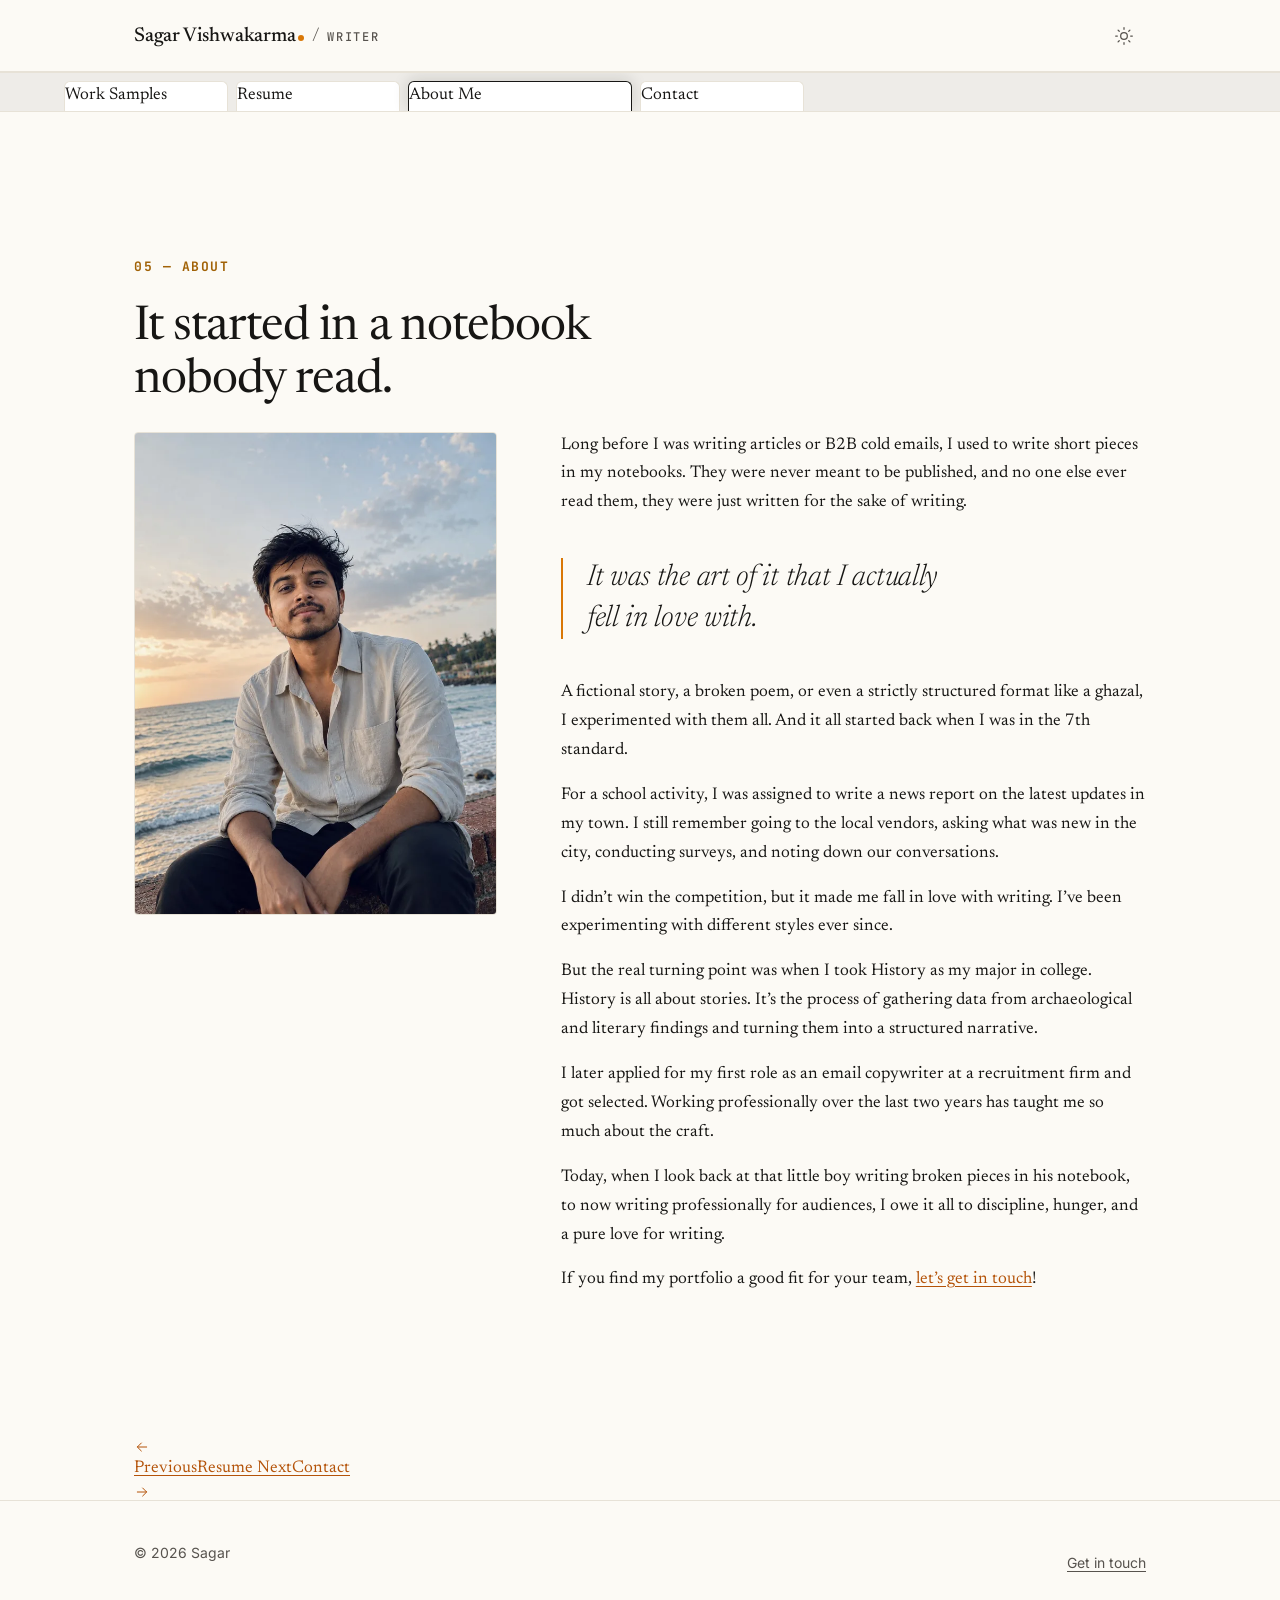
<file: about.html>
<!doctype html>
<html lang="en">
<head>
<meta charset="utf-8">
<meta name="viewport" content="width=device-width, initial-scale=1">
<title>About Me — Sagar Vishwakarma</title>
<meta name="description" content="How a school news report in the 7th standard turned into a career writing B2B email, video scripts and long-form articles.">
<meta name="author" content="Sagar Vishwakarma">
<link rel="canonical" href="https://example.github.io/about.html">

<meta property="og:type" content="profile">
<meta property="og:title" content="About Me — Sagar Vishwakarma">
<meta property="og:description" content="How a school news report in the 7th standard turned into a career writing B2B email, video scripts and long-form articles.">
<meta property="og:image" content="assets/img/og-cover.png">
<meta property="og:image:width" content="1200">
<meta property="og:image:height" content="630">
<meta name="twitter:card" content="summary_large_image">
<meta name="twitter:title" content="About Me — Sagar Vishwakarma">
<meta name="twitter:description" content="How a school news report in the 7th standard turned into a career writing B2B email, video scripts and long-form articles.">
<meta name="twitter:image" content="assets/img/og-cover.png">

<meta name="theme-color" content="#FCFAF5" media="(prefers-color-scheme: light)">
<meta name="theme-color" content="#14130F" media="(prefers-color-scheme: dark)">

<link rel="icon" href="assets/img/favicon.svg" type="image/svg+xml">

<link rel="preconnect" href="https://fonts.googleapis.com">
<link rel="preconnect" href="https://fonts.gstatic.com" crossorigin>
<link href="https://fonts.googleapis.com/css2?family=Newsreader:ital,opsz,wght@0,6..72,300..700;1,6..72,300..600&family=Inter:wght@400;500;600&family=JetBrains+Mono:wght@400;500&display=swap" rel="stylesheet">
<link rel="stylesheet" href="assets/css/style.css">

<!-- Applied before paint so the theme never flashes -->
<script>
  // .js gates the scroll-reveal styles so a no-JS visitor never sees a blank page.
  // The failsafe drops the gate if main.js never gets to run (404, blocked, throws),
  // which would otherwise leave everything below the fold invisible.
  document.documentElement.classList.add("js");
  window.__revealFailsafe = setTimeout(function () {
    document.documentElement.classList.remove("js");
  }, 3000);
  try {
    var t = localStorage.getItem("theme");
    if (t === "dark" || t === "light") document.documentElement.setAttribute("data-theme", t);
  } catch (e) {}
</script>

<script type="application/ld+json">
{
  "@context": "https://schema.org",
  "@type": "Person",
  "name": "Sagar Vishwakarma",
  "alternateName": "Sagar",
  "jobTitle": "Copywriter & Video Scriptwriter",
  "email": "mailto:Sagarvishwa5901@gmail.com",
  "description": "B2B email copywriter, short-form video scriptwriter and long-form business writer.",
  "knowsAbout": ["Email copywriting", "B2B cold outreach", "Video scriptwriting", "Long-form articles"],
  "worksFor": { "@type": "Organization", "name": "Accodigit", "url": "https://accodigit.com/" },
  "sameAs": [
    "https://www.linkedin.com/in/gagarmesagarr/",
    "https://www.instagram.com/gagarmesagarr",
    "https://youtube.com/@gagarmesagarr",
    "https://www.facebook.com/profile.php?id=61570788022715"
  ]
}
</script>
</head>

<body>
<a class="skip-link" href="#main">Skip to content</a>

<header class="site-header">
  <div class="wrap">
    <a class="wordmark" href="index.html"><span class="wm-name">Sagar Vishwakarma</span> <span class="wm-sep">/</span> <span class="wm-role">Writer</span></a>
    <button type="button" class="icon-btn theme-toggle" id="themeToggle"
            aria-pressed="false" aria-label="Switch to dark theme">
      <svg class="sun" width="20" height="20" viewBox="0 0 24 24" fill="none" stroke="currentColor" stroke-width="1.5" stroke-linecap="round" aria-hidden="true">
        <circle cx="12" cy="12" r="4"/><path d="M12 2v2M12 20v2M4.9 4.9l1.4 1.4M17.7 17.7l1.4 1.4M2 12h2M20 12h2M4.9 19.1l1.4-1.4M17.7 6.3l1.4-1.4"/>
      </svg>
      <svg class="moon" width="20" height="20" viewBox="0 0 24 24" fill="none" stroke="currentColor" stroke-width="1.5" stroke-linecap="round" stroke-linejoin="round" aria-hidden="true">
        <path d="M21 12.8A9 9 0 1 1 11.2 3a7 7 0 0 0 9.8 9.8z"/>
      </svg>
    </button>
  </div>
</header>

<main id="main">
<nav class="tabs" id="nav" aria-label="Sections" data-bg="about">
  <div class="tabs-scroll">
    <div class="tabs-inner">
      <a href="work.html">Work Samples</a>
      <a href="resume.html">Resume</a>
      <a href="about.html" aria-current="page">About Me</a>
      <a href="contact.html">Contact</a>
    </div>
  </div>
</nav>

<!-- =========================== ABOUT =========================== -->
<section class="section" id="about" aria-labelledby="about-title">
  <div class="wrap">
    <p class="eyebrow"><span class="num">05</span> &mdash; About</p>
    <h1 id="about-title" class="page-title reveal">It started in a notebook nobody read.</h1>

    <div class="about-grid">
      <div class="frame frame-3-4 reveal">
        <picture>
          <source srcset="assets/img/about.webp" type="image/webp">
          <img src="assets/img/about.jpg" alt="Sagar" width="680" height="907" loading="lazy" decoding="async">
        </picture>
      </div>
      <div class="prose reveal">
        <p>Long before I was writing articles or B2B cold emails, I used to write short pieces in my notebooks. They were never meant to be published, and no one else ever read them, they were just written for the sake of writing.</p>

        <blockquote class="pullquote">
          <p>It was the art of it that I actually fell in love with.</p>
        </blockquote>

        <p>A fictional story, a broken poem, or even a strictly structured format like a ghazal, I experimented with them all. And it all started back when I was in the 7th standard.</p>
        <p>For a school activity, I was assigned to write a news report on the latest updates in my town. I still remember going to the local vendors, asking what was new in the city, conducting surveys, and noting down our conversations.</p>
        <p>I didn&rsquo;t win the competition, but it made me fall in love with writing. I&rsquo;ve been experimenting with different styles ever since.</p>
        <p>But the real turning point was when I took History as my major in college. History is all about stories. It&rsquo;s the process of gathering data from archaeological and literary findings and turning them into a structured narrative.</p>
        <p>I later applied for my first role as an email copywriter at a recruitment firm and got selected. Working professionally over the last two years has taught me so much about the craft.</p>
        <p>Today, when I look back at that little boy writing broken pieces in his notebook, to now writing professionally for audiences, I owe it all to discipline, hunger, and a pure love for writing.</p>
        <p>If you find my portfolio a good fit for your team, <a href="contact.html">let&rsquo;s get in touch</a>!</p>
      </div>
    </div>
  </div>
</section>
</main>

<nav class="pager" aria-label="Page">
  <div class="wrap">
    <a class="pager-link pager-prev" href="resume.html">
      <svg width="16" height="16" viewBox="0 0 24 24" fill="none" stroke="currentColor" stroke-width="1.5" stroke-linecap="round" stroke-linejoin="round" aria-hidden="true"><path d="M19 12H5M11 6l-6 6 6 6"/></svg>
      <span><span class="pager-dir">Previous</span><span class="pager-name">Resume</span></span>
    </a>
    <a class="pager-link pager-next" href="contact.html">
      <span><span class="pager-dir">Next</span><span class="pager-name">Contact</span></span>
      <svg width="16" height="16" viewBox="0 0 24 24" fill="none" stroke="currentColor" stroke-width="1.5" stroke-linecap="round" stroke-linejoin="round" aria-hidden="true"><path d="M5 12h14M13 6l6 6-6 6"/></svg>
    </a>
  </div>
</nav>

<footer class="site-footer">
  <div class="wrap">
    <span>&copy; 2026 Sagar</span>
    <span><a href="contact.html">Get in touch</a></span>
  </div>
</footer>

<div class="visually-hidden" role="status" aria-live="polite" id="liveRegion"></div>

<script src="assets/js/main.js" defer onerror="document.documentElement.classList.remove('js')"></script>
</body>
</html>
</file>
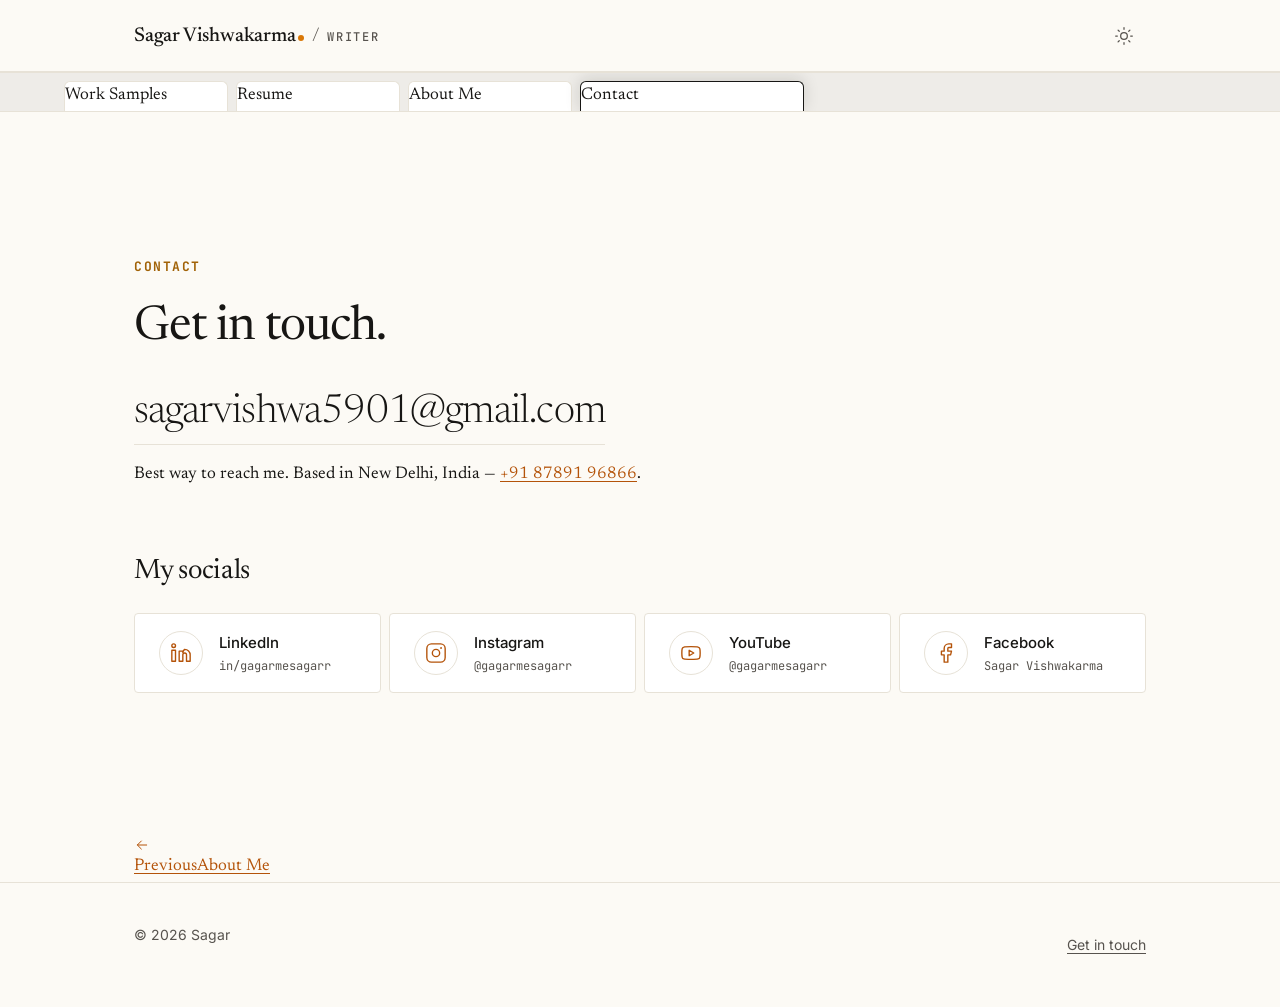
<file: contact.html>
<!doctype html>
<html lang="en">
<head>
<meta charset="utf-8">
<meta name="viewport" content="width=device-width, initial-scale=1">
<title>Contact — Sagar Vishwakarma</title>
<meta name="description" content="Get in touch with Sagar Vishwakarma — email, phone, LinkedIn, Instagram, YouTube and Facebook.">
<meta name="author" content="Sagar Vishwakarma">
<link rel="canonical" href="https://example.github.io/contact.html">

<meta property="og:type" content="profile">
<meta property="og:title" content="Contact — Sagar Vishwakarma">
<meta property="og:description" content="Get in touch with Sagar Vishwakarma — email, phone, LinkedIn, Instagram, YouTube and Facebook.">
<meta property="og:image" content="assets/img/og-cover.png">
<meta property="og:image:width" content="1200">
<meta property="og:image:height" content="630">
<meta name="twitter:card" content="summary_large_image">
<meta name="twitter:title" content="Contact — Sagar Vishwakarma">
<meta name="twitter:description" content="Get in touch with Sagar Vishwakarma — email, phone, LinkedIn, Instagram, YouTube and Facebook.">
<meta name="twitter:image" content="assets/img/og-cover.png">

<meta name="theme-color" content="#FCFAF5" media="(prefers-color-scheme: light)">
<meta name="theme-color" content="#14130F" media="(prefers-color-scheme: dark)">

<link rel="icon" href="assets/img/favicon.svg" type="image/svg+xml">

<link rel="preconnect" href="https://fonts.googleapis.com">
<link rel="preconnect" href="https://fonts.gstatic.com" crossorigin>
<link href="https://fonts.googleapis.com/css2?family=Newsreader:ital,opsz,wght@0,6..72,300..700;1,6..72,300..600&family=Inter:wght@400;500;600&family=JetBrains+Mono:wght@400;500&display=swap" rel="stylesheet">
<link rel="stylesheet" href="assets/css/style.css">

<!-- Applied before paint so the theme never flashes -->
<script>
  // .js gates the scroll-reveal styles so a no-JS visitor never sees a blank page.
  // The failsafe drops the gate if main.js never gets to run (404, blocked, throws),
  // which would otherwise leave everything below the fold invisible.
  document.documentElement.classList.add("js");
  window.__revealFailsafe = setTimeout(function () {
    document.documentElement.classList.remove("js");
  }, 3000);
  try {
    var t = localStorage.getItem("theme");
    if (t === "dark" || t === "light") document.documentElement.setAttribute("data-theme", t);
  } catch (e) {}
</script>

<script type="application/ld+json">
{
  "@context": "https://schema.org",
  "@type": "Person",
  "name": "Sagar Vishwakarma",
  "alternateName": "Sagar",
  "jobTitle": "Copywriter & Video Scriptwriter",
  "email": "mailto:Sagarvishwa5901@gmail.com",
  "description": "B2B email copywriter, short-form video scriptwriter and long-form business writer.",
  "knowsAbout": ["Email copywriting", "B2B cold outreach", "Video scriptwriting", "Long-form articles"],
  "worksFor": { "@type": "Organization", "name": "Accodigit", "url": "https://accodigit.com/" },
  "sameAs": [
    "https://www.linkedin.com/in/gagarmesagarr/",
    "https://www.instagram.com/gagarmesagarr",
    "https://youtube.com/@gagarmesagarr",
    "https://www.facebook.com/profile.php?id=61570788022715"
  ]
}
</script>
</head>

<body>
<a class="skip-link" href="#main">Skip to content</a>

<header class="site-header">
  <div class="wrap">
    <a class="wordmark" href="index.html"><span class="wm-name">Sagar Vishwakarma</span> <span class="wm-sep">/</span> <span class="wm-role">Writer</span></a>
    <button type="button" class="icon-btn theme-toggle" id="themeToggle"
            aria-pressed="false" aria-label="Switch to dark theme">
      <svg class="sun" width="20" height="20" viewBox="0 0 24 24" fill="none" stroke="currentColor" stroke-width="1.5" stroke-linecap="round" aria-hidden="true">
        <circle cx="12" cy="12" r="4"/><path d="M12 2v2M12 20v2M4.9 4.9l1.4 1.4M17.7 17.7l1.4 1.4M2 12h2M20 12h2M4.9 19.1l1.4-1.4M17.7 6.3l1.4-1.4"/>
      </svg>
      <svg class="moon" width="20" height="20" viewBox="0 0 24 24" fill="none" stroke="currentColor" stroke-width="1.5" stroke-linecap="round" stroke-linejoin="round" aria-hidden="true">
        <path d="M21 12.8A9 9 0 1 1 11.2 3a7 7 0 0 0 9.8 9.8z"/>
      </svg>
    </button>
  </div>
</header>

<main id="main">
<nav class="tabs" id="nav" aria-label="Sections" data-bg="contact">
  <div class="tabs-scroll">
    <div class="tabs-inner">
      <a href="work.html">Work Samples</a>
      <a href="resume.html">Resume</a>
      <a href="about.html">About Me</a>
      <a href="contact.html" aria-current="page">Contact</a>
    </div>
  </div>
</nav>

<!-- ========================== CONTACT ========================== -->
<section class="section" id="contact" aria-labelledby="contact-title">
  <div class="wrap">
    <p class="eyebrow">Contact</p>
    <h1 id="contact-title" class="page-title reveal">Get in touch.</h1>

    <p class="reveal"><a class="mailto-big" href="mailto:sagarvishwa5901@gmail.com">sagarvishwa5901@gmail.com</a></p>
    <p class="muted reveal" style="margin-top:1rem">Best way to reach me. Based in New Delhi, India &mdash; <a href="tel:+918789196866">+91&nbsp;87891&nbsp;96866</a>.</p>

    <h2 class="sub reveal">My socials</h2>
    <ul class="socials reveal">
      <li>
        <a href="https://www.linkedin.com/in/gagarmesagarr/" rel="me noopener" target="_blank" aria-label="LinkedIn — in/gagarmesagarr">
          <span class="s-icon" aria-hidden="true">
            <svg width="22" height="22" viewBox="0 0 24 24" fill="none" stroke="currentColor" stroke-width="1.5" stroke-linecap="round" stroke-linejoin="round" aria-hidden="true"><g><path d="M16 8a6 6 0 0 1 6 6v7h-4v-7a2 2 0 0 0-4 0v7h-4v-11h4v1.5A5 5 0 0 1 16 8z"/><rect x="2" y="9" width="4" height="12"/><circle cx="4" cy="4" r="2"/></g></svg>
          </span>
          <span class="s-text"><span class="s-net">LinkedIn</span><span class="s-handle">in/gagarmesagarr</span></span>
        </a>
      </li>
      <li>
        <a href="https://www.instagram.com/gagarmesagarr" rel="me noopener" target="_blank" aria-label="Instagram — @gagarmesagarr">
          <span class="s-icon" aria-hidden="true">
            <svg width="22" height="22" viewBox="0 0 24 24" fill="none" stroke="currentColor" stroke-width="1.5" stroke-linecap="round" stroke-linejoin="round" aria-hidden="true"><g><rect x="2" y="2" width="20" height="20" rx="5"/><circle cx="12" cy="12" r="4"/><circle cx="17.5" cy="6.5" r="1" fill="currentColor" stroke="none"/></g></svg>
          </span>
          <span class="s-text"><span class="s-net">Instagram</span><span class="s-handle">@gagarmesagarr</span></span>
        </a>
      </li>
      <li>
        <a href="https://youtube.com/@gagarmesagarr" rel="me noopener" target="_blank" aria-label="YouTube — @gagarmesagarr">
          <span class="s-icon" aria-hidden="true">
            <svg width="22" height="22" viewBox="0 0 24 24" fill="none" stroke="currentColor" stroke-width="1.5" stroke-linecap="round" stroke-linejoin="round" aria-hidden="true"><g><path d="M22 12s0-3.2-.4-4.7a2.5 2.5 0 0 0-1.8-1.8C18.3 5 12 5 12 5s-6.3 0-7.8.5A2.5 2.5 0 0 0 2.4 7.3C2 8.8 2 12 2 12s0 3.2.4 4.7a2.5 2.5 0 0 0 1.8 1.8C5.7 19 12 19 12 19s6.3 0 7.8-.5a2.5 2.5 0 0 0 1.8-1.8C22 15.2 22 12 22 12z"/><path d="m10 15 5-3-5-3z"/></g></svg>
          </span>
          <span class="s-text"><span class="s-net">YouTube</span><span class="s-handle">@gagarmesagarr</span></span>
        </a>
      </li>
      <li>
        <a href="https://www.facebook.com/profile.php?id=61570788022715" rel="me noopener" target="_blank" aria-label="Facebook — Sagar Vishwakarma">
          <span class="s-icon" aria-hidden="true">
            <svg width="22" height="22" viewBox="0 0 24 24" fill="none" stroke="currentColor" stroke-width="1.5" stroke-linecap="round" stroke-linejoin="round" aria-hidden="true"><g><path d="M18 2h-3a5 5 0 0 0-5 5v3H7v4h3v8h4v-8h3l1-4h-4V7a1 1 0 0 1 1-1h3z"/></g></svg>
          </span>
          <span class="s-text"><span class="s-net">Facebook</span><span class="s-handle">Sagar Vishwakarma</span></span>
        </a>
      </li>
    </ul>
  </div>
</section>
</main>

<nav class="pager" aria-label="Page">
  <div class="wrap">
    <a class="pager-link pager-prev" href="about.html">
      <svg width="16" height="16" viewBox="0 0 24 24" fill="none" stroke="currentColor" stroke-width="1.5" stroke-linecap="round" stroke-linejoin="round" aria-hidden="true"><path d="M19 12H5M11 6l-6 6 6 6"/></svg>
      <span><span class="pager-dir">Previous</span><span class="pager-name">About Me</span></span>
    </a>
    <span></span>
  </div>
</nav>

<footer class="site-footer">
  <div class="wrap">
    <span>&copy; 2026 Sagar</span>
    <span><a href="contact.html">Get in touch</a></span>
  </div>
</footer>

<div class="visually-hidden" role="status" aria-live="polite" id="liveRegion"></div>

<script src="assets/js/main.js" defer onerror="document.documentElement.classList.remove('js')"></script>
</body>
</html>
</file>
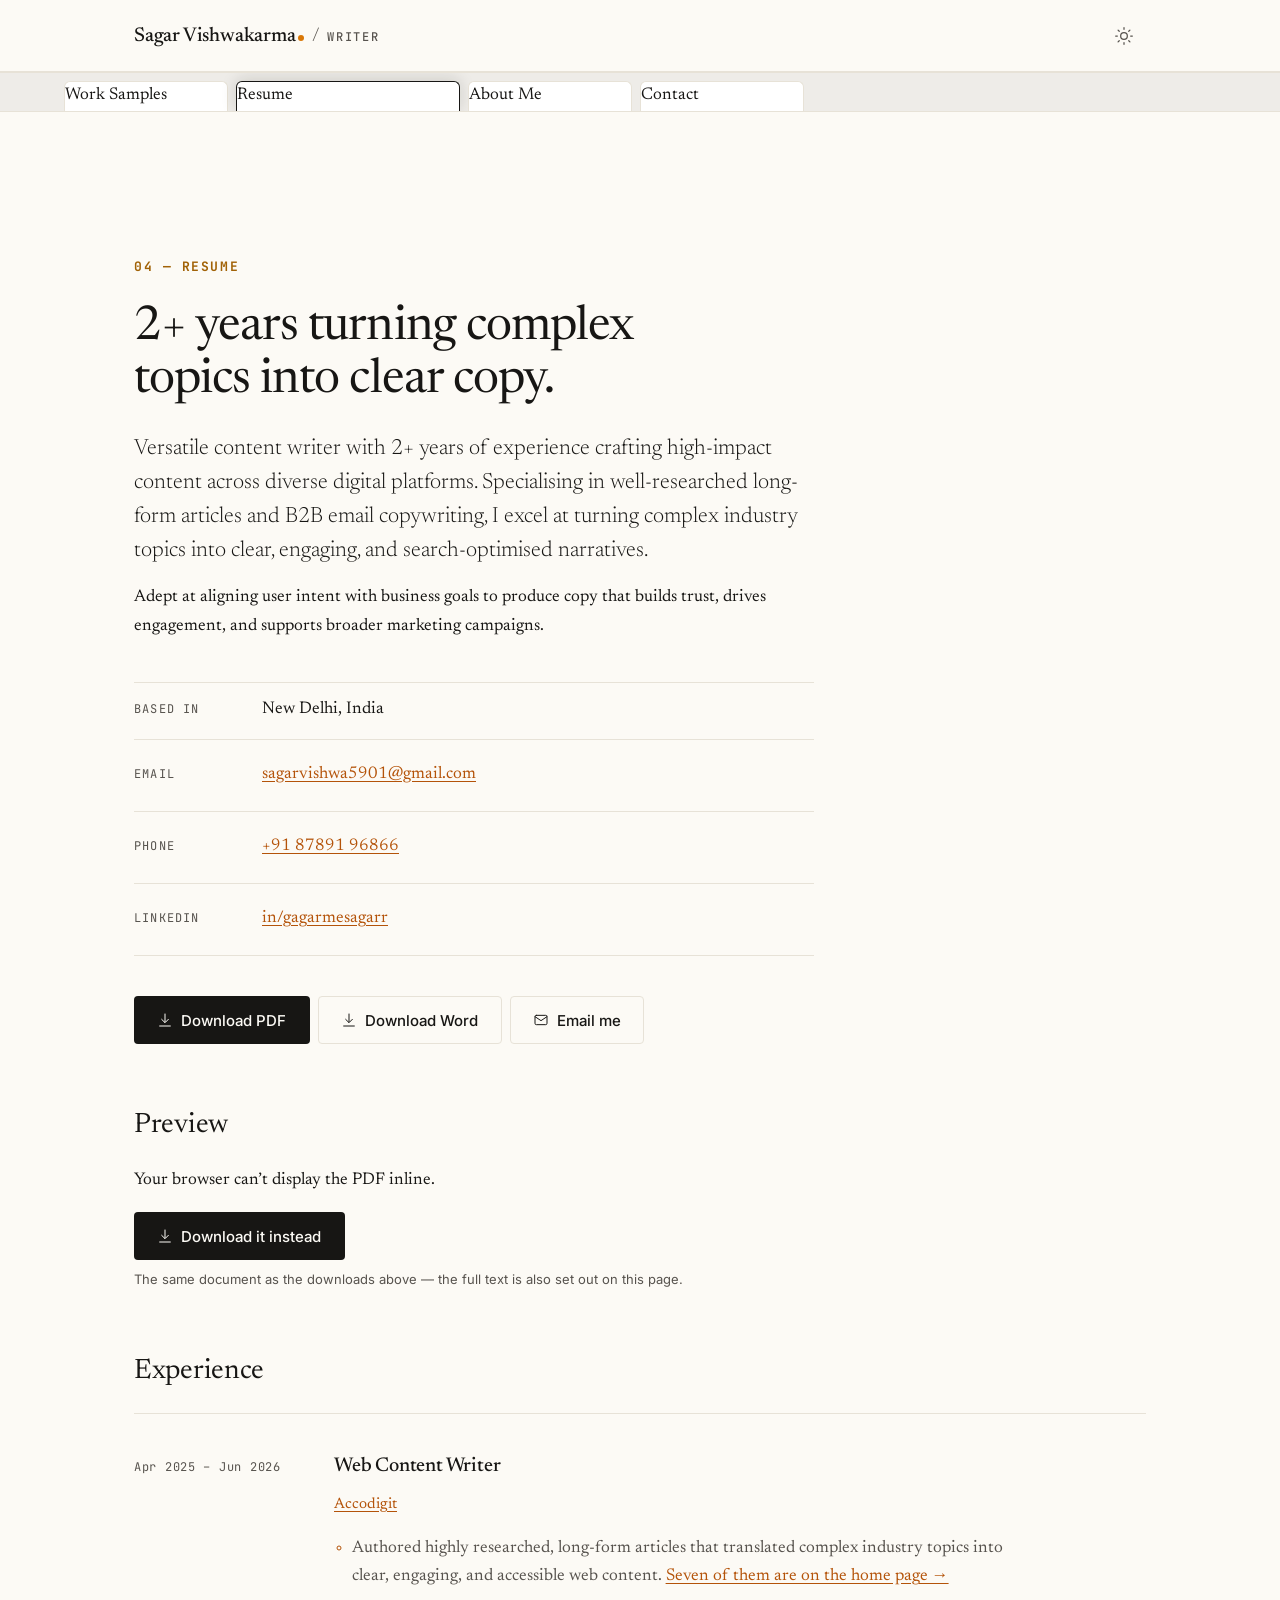
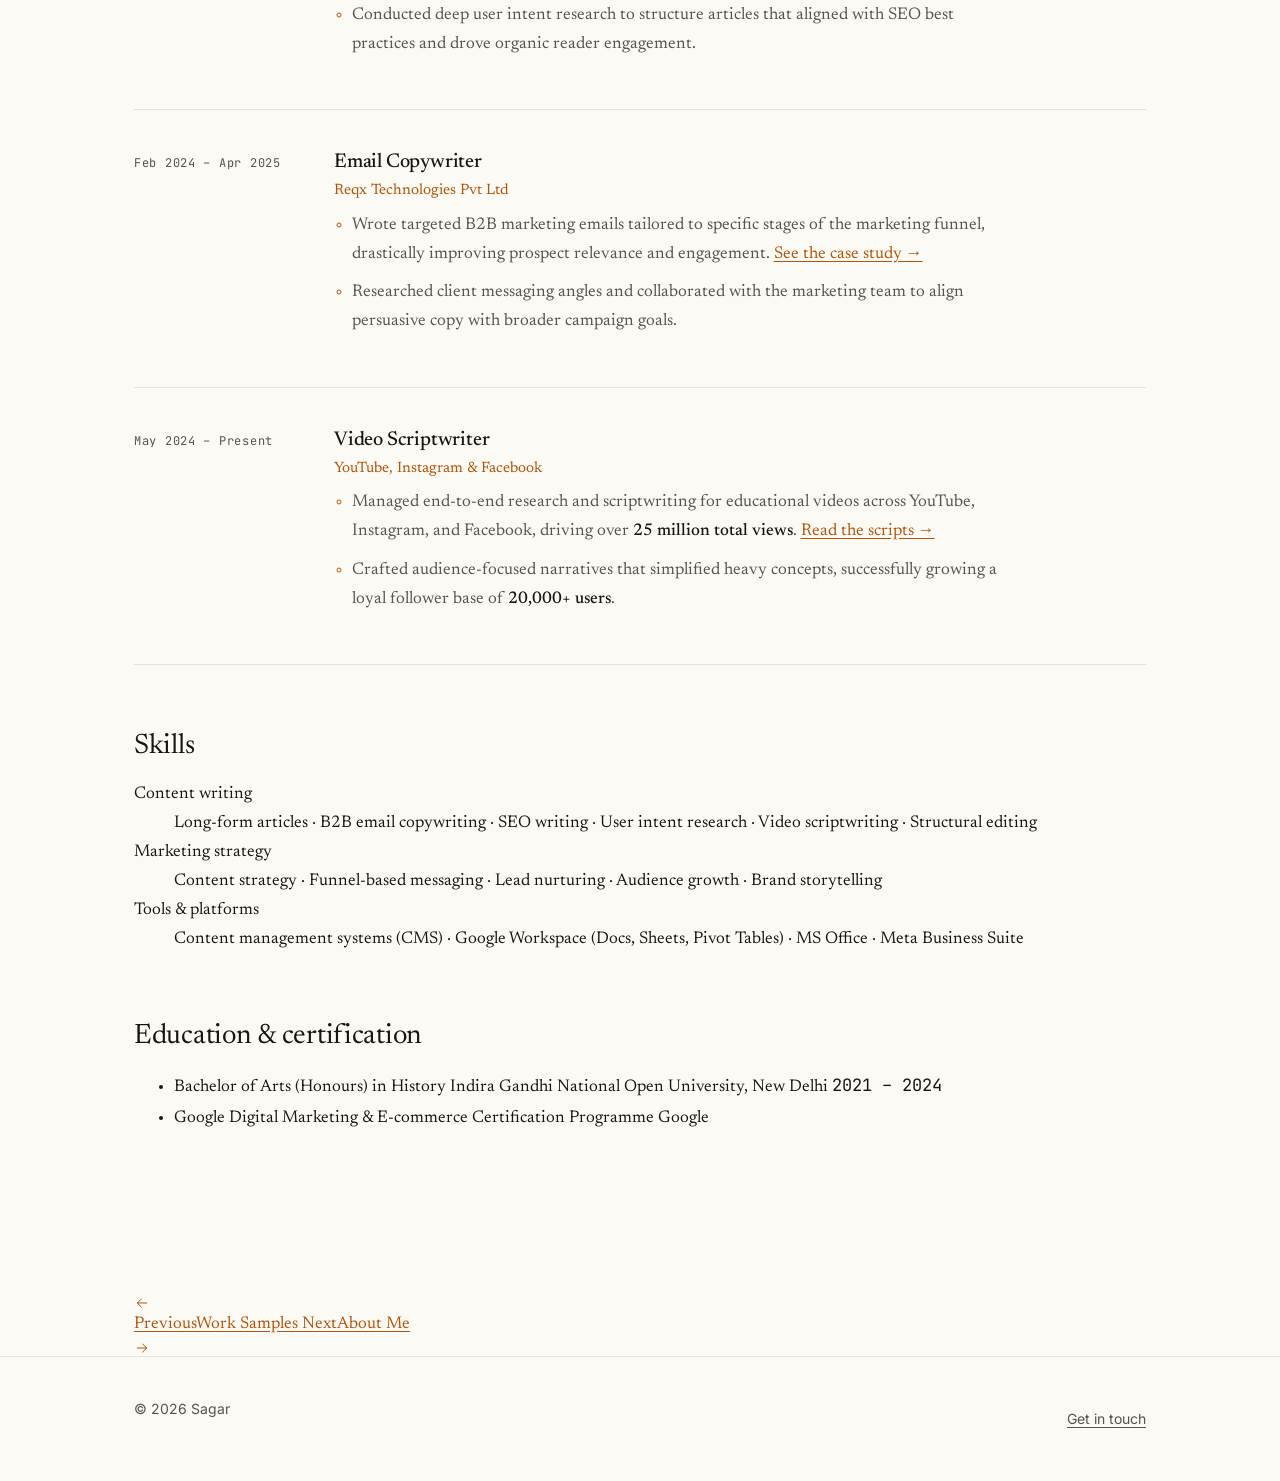
<file: resume.html>
<!doctype html>
<html lang="en">
<head>
<meta charset="utf-8">
<meta name="viewport" content="width=device-width, initial-scale=1">
<title>Resume — Sagar Vishwakarma</title>
<meta name="description" content="Sagar Vishwakarma's resume — experience, skills and education. Download as Word or PDF.">
<meta name="author" content="Sagar Vishwakarma">
<link rel="canonical" href="https://example.github.io/resume.html">

<meta property="og:type" content="profile">
<meta property="og:title" content="Resume — Sagar Vishwakarma">
<meta property="og:description" content="Sagar Vishwakarma's resume — experience, skills and education. Download as Word or PDF.">
<meta property="og:image" content="assets/img/og-cover.png">
<meta property="og:image:width" content="1200">
<meta property="og:image:height" content="630">
<meta name="twitter:card" content="summary_large_image">
<meta name="twitter:title" content="Resume — Sagar Vishwakarma">
<meta name="twitter:description" content="Sagar Vishwakarma's resume — experience, skills and education. Download as Word or PDF.">
<meta name="twitter:image" content="assets/img/og-cover.png">

<meta name="theme-color" content="#FCFAF5" media="(prefers-color-scheme: light)">
<meta name="theme-color" content="#14130F" media="(prefers-color-scheme: dark)">

<link rel="icon" href="assets/img/favicon.svg" type="image/svg+xml">

<link rel="preconnect" href="https://fonts.googleapis.com">
<link rel="preconnect" href="https://fonts.gstatic.com" crossorigin>
<link href="https://fonts.googleapis.com/css2?family=Newsreader:ital,opsz,wght@0,6..72,300..700;1,6..72,300..600&family=Inter:wght@400;500;600&family=JetBrains+Mono:wght@400;500&display=swap" rel="stylesheet">
<link rel="stylesheet" href="assets/css/style.css">

<!-- Applied before paint so the theme never flashes -->
<script>
  // .js gates the scroll-reveal styles so a no-JS visitor never sees a blank page.
  // The failsafe drops the gate if main.js never gets to run (404, blocked, throws),
  // which would otherwise leave everything below the fold invisible.
  document.documentElement.classList.add("js");
  window.__revealFailsafe = setTimeout(function () {
    document.documentElement.classList.remove("js");
  }, 3000);
  try {
    var t = localStorage.getItem("theme");
    if (t === "dark" || t === "light") document.documentElement.setAttribute("data-theme", t);
  } catch (e) {}
</script>

<script type="application/ld+json">
{
  "@context": "https://schema.org",
  "@type": "Person",
  "name": "Sagar Vishwakarma",
  "alternateName": "Sagar",
  "jobTitle": "Copywriter & Video Scriptwriter",
  "email": "mailto:Sagarvishwa5901@gmail.com",
  "description": "B2B email copywriter, short-form video scriptwriter and long-form business writer.",
  "knowsAbout": ["Email copywriting", "B2B cold outreach", "Video scriptwriting", "Long-form articles"],
  "worksFor": { "@type": "Organization", "name": "Accodigit", "url": "https://accodigit.com/" },
  "sameAs": [
    "https://www.linkedin.com/in/gagarmesagarr/",
    "https://www.instagram.com/gagarmesagarr",
    "https://youtube.com/@gagarmesagarr",
    "https://www.facebook.com/profile.php?id=61570788022715"
  ]
}
</script>
</head>

<body>
<a class="skip-link" href="#main">Skip to content</a>

<header class="site-header">
  <div class="wrap">
    <a class="wordmark" href="index.html"><span class="wm-name">Sagar Vishwakarma</span> <span class="wm-sep">/</span> <span class="wm-role">Writer</span></a>
    <button type="button" class="icon-btn theme-toggle" id="themeToggle"
            aria-pressed="false" aria-label="Switch to dark theme">
      <svg class="sun" width="20" height="20" viewBox="0 0 24 24" fill="none" stroke="currentColor" stroke-width="1.5" stroke-linecap="round" aria-hidden="true">
        <circle cx="12" cy="12" r="4"/><path d="M12 2v2M12 20v2M4.9 4.9l1.4 1.4M17.7 17.7l1.4 1.4M2 12h2M20 12h2M4.9 19.1l1.4-1.4M17.7 6.3l1.4-1.4"/>
      </svg>
      <svg class="moon" width="20" height="20" viewBox="0 0 24 24" fill="none" stroke="currentColor" stroke-width="1.5" stroke-linecap="round" stroke-linejoin="round" aria-hidden="true">
        <path d="M21 12.8A9 9 0 1 1 11.2 3a7 7 0 0 0 9.8 9.8z"/>
      </svg>
    </button>
  </div>
</header>

<main id="main">
<nav class="tabs" id="nav" aria-label="Sections" data-bg="resume">
  <div class="tabs-scroll">
    <div class="tabs-inner">
      <a href="work.html">Work Samples</a>
      <a href="resume.html" aria-current="page">Resume</a>
      <a href="about.html">About Me</a>
      <a href="contact.html">Contact</a>
    </div>
  </div>
</nav>

<!-- =========================== RESUME =========================== -->
<section class="section" id="resume" aria-labelledby="resume-title">
  <div class="wrap">
    <p class="eyebrow"><span class="num">04</span> &mdash; Resume</p>
    <h1 id="resume-title" class="page-title reveal">2+ years turning complex topics into clear copy.</h1>

    <div class="prose reveal">
      <p class="lead">Versatile content writer with 2+ years of experience crafting high-impact content across diverse digital platforms. Specialising in well-researched long-form articles and B2B email copywriting, I excel at turning complex industry topics into clear, engaging, and search-optimised narratives.</p>
      <p>Adept at aligning user intent with business goals to produce copy that builds trust, drives engagement, and supports broader marketing campaigns.</p>
    </div>

    <ul class="vitals reveal">
      <li><span class="v-label">Based in</span><span class="v-value">New Delhi, India</span></li>
      <li><span class="v-label">Email</span><span class="v-value"><a href="mailto:sagarvishwa5901@gmail.com">sagarvishwa5901@gmail.com</a></span></li>
      <li><span class="v-label">Phone</span><span class="v-value"><a href="tel:+918789196866">+91&nbsp;87891&nbsp;96866</a></span></li>
      <li><span class="v-label">LinkedIn</span><span class="v-value"><a href="https://www.linkedin.com/in/gagarmesagarr/" rel="me noopener" target="_blank">in/gagarmesagarr</a></span></li>
    </ul>

    <div class="cta-row reveal" style="margin-top:2.5rem">
      <a class="btn btn-primary" href="assets/Sagar-Vishwakarma-Resume.pdf" download>
        <svg width="16" height="16" viewBox="0 0 24 24" fill="none" stroke="currentColor" stroke-width="1.5" stroke-linecap="round" stroke-linejoin="round" aria-hidden="true"><path d="M12 3v12M7 11l5 5 5-5M4 21h16"/></svg>
        Download PDF
      </a>
      <a class="btn btn-ghost" href="assets/Sagar-Vishwakarma-Resume.docx" download>
        <svg width="16" height="16" viewBox="0 0 24 24" fill="none" stroke="currentColor" stroke-width="1.5" stroke-linecap="round" stroke-linejoin="round" aria-hidden="true"><path d="M12 3v12M7 11l5 5 5-5M4 21h16"/></svg>
        Download Word
      </a>
      <a class="btn btn-ghost" href="mailto:sagarvishwa5901@gmail.com">
        <svg width="16" height="16" viewBox="0 0 24 24" fill="none" stroke="currentColor" stroke-width="1.5" stroke-linecap="round" stroke-linejoin="round" aria-hidden="true"><rect x="3" y="5" width="18" height="14" rx="2"/><path d="m3 7 9 6 9-6"/></svg>
        Email me
      </a>
    </div>

    <h2 class="sub reveal">Preview</h2>
    <figure class="pdf-preview reveal">
      <object data="assets/Sagar-Vishwakarma-Resume.pdf#view=FitH&amp;toolbar=0" type="application/pdf" aria-label="Resume preview">
        <div class="pdf-fallback">
          <p>Your browser can&rsquo;t display the PDF inline.</p>
          <a class="btn btn-primary" href="assets/Sagar-Vishwakarma-Resume.pdf" download>
            <svg width="16" height="16" viewBox="0 0 24 24" fill="none" stroke="currentColor" stroke-width="1.5" stroke-linecap="round" stroke-linejoin="round" aria-hidden="true"><path d="M12 3v12M7 11l5 5 5-5M4 21h16"/></svg>
            Download it instead
          </a>
        </div>
      </object>
      <figcaption>The same document as the downloads above &mdash; the full text is also set out on this page.</figcaption>
    </figure>

    <h2 class="sub reveal">Experience</h2>
    <ol class="roles reveal">
      <li>
        <div class="r-when"><span class="mono">Apr 2025 &ndash; Jun 2026</span></div>
        <div class="r-what">
          <h3>Web Content Writer</h3>
          <p class="r-org"><a href="https://accodigit.com/" rel="noopener" target="_blank">Accodigit</a></p>
          <ul>
            <li>Authored highly researched, long-form articles that translated complex industry topics into clear, engaging, and accessible web content. <a href="index.html#featured">Seven of them are on the home page &rarr;</a></li>
            <li>Conducted deep user intent research to structure articles that aligned with SEO best practices and drove organic reader engagement.</li>
          </ul>
        </div>
      </li>
      <li>
        <div class="r-when"><span class="mono">Feb 2024 &ndash; Apr 2025</span></div>
        <div class="r-what">
          <h3>Email Copywriter</h3>
          <p class="r-org">Reqx Technologies Pvt Ltd</p>
          <ul>
            <li>Wrote targeted B2B marketing emails tailored to specific stages of the marketing funnel, drastically improving prospect relevance and engagement. <a href="work.html">See the case study &rarr;</a></li>
            <li>Researched client messaging angles and collaborated with the marketing team to align persuasive copy with broader campaign goals.</li>
          </ul>
        </div>
      </li>
      <li>
        <div class="r-when"><span class="mono">May 2024 &ndash; Present</span></div>
        <div class="r-what">
          <h3>Video Scriptwriter</h3>
          <p class="r-org">YouTube, Instagram &amp; Facebook</p>
          <ul>
            <li>Managed end-to-end research and scriptwriting for educational videos across YouTube, Instagram, and Facebook, driving over <strong>25 million total views</strong>. <a href="work.html#scripts">Read the scripts &rarr;</a></li>
            <li>Crafted audience-focused narratives that simplified heavy concepts, successfully growing a loyal follower base of <strong>20,000+ users</strong>.</li>
          </ul>
        </div>
      </li>
    </ol>

    <h2 class="sub reveal">Skills</h2>
    <dl class="skills reveal">
      <dt>Content writing</dt>
      <dd>Long-form articles &middot; B2B email copywriting &middot; SEO writing &middot; User intent research &middot; Video scriptwriting &middot; Structural editing</dd>
      <dt>Marketing strategy</dt>
      <dd>Content strategy &middot; Funnel-based messaging &middot; Lead nurturing &middot; Audience growth &middot; Brand storytelling</dd>
      <dt>Tools &amp; platforms</dt>
      <dd>Content management systems (CMS) &middot; Google Workspace (Docs, Sheets, Pivot Tables) &middot; MS Office &middot; Meta Business Suite</dd>
    </dl>

    <h2 class="sub reveal">Education &amp; certification</h2>
    <ul class="creds reveal">
      <li>
        <span class="c-title">Bachelor of Arts (Honours) in History</span>
        <span class="c-org">Indira Gandhi National Open University, New Delhi</span>
        <span class="mono c-year">2021 &ndash; 2024</span>
      </li>
      <li>
        <span class="c-title">Google Digital Marketing &amp; E-commerce Certification Programme</span>
        <span class="c-org">Google</span>
        <span class="mono c-year"></span>
      </li>
    </ul>
  </div>
</section>
</main>

<nav class="pager" aria-label="Page">
  <div class="wrap">
    <a class="pager-link pager-prev" href="work.html">
      <svg width="16" height="16" viewBox="0 0 24 24" fill="none" stroke="currentColor" stroke-width="1.5" stroke-linecap="round" stroke-linejoin="round" aria-hidden="true"><path d="M19 12H5M11 6l-6 6 6 6"/></svg>
      <span><span class="pager-dir">Previous</span><span class="pager-name">Work Samples</span></span>
    </a>
    <a class="pager-link pager-next" href="about.html">
      <span><span class="pager-dir">Next</span><span class="pager-name">About Me</span></span>
      <svg width="16" height="16" viewBox="0 0 24 24" fill="none" stroke="currentColor" stroke-width="1.5" stroke-linecap="round" stroke-linejoin="round" aria-hidden="true"><path d="M5 12h14M13 6l6 6-6 6"/></svg>
    </a>
  </div>
</nav>

<footer class="site-footer">
  <div class="wrap">
    <span>&copy; 2026 Sagar</span>
    <span><a href="contact.html">Get in touch</a></span>
  </div>
</footer>

<div class="visually-hidden" role="status" aria-live="polite" id="liveRegion"></div>

<script src="assets/js/main.js" defer onerror="document.documentElement.classList.remove('js')"></script>
</body>
</html>
</file>
<file: assets/css/style.css>
/* ==========================================================================
   Sagar — writer portfolio
   Warm editorial / type-led. Hand-written CSS, no build step.
   Palette + type sourced from ui-ux-pro-max (News Editorial / Notes & Writing App),
   adapted. Every colour pair verified >= 4.5:1 for body text — see README.
   ========================================================================== */

/* ---------- 1. Tokens ---------------------------------------------------- */

:root {
  color-scheme: light dark;

  --paper:      #FCFAF5;
  --card:       #FFFFFF;
  --ink:        #171614;
  --ink-muted:  #57534E;
  --accent:     #B45309;   /* text + links  — 4.81:1 on paper */
  --accent-label:#A16207;  /* section labels — yellower, 4.72:1 on paper */
  --accent-deco:#D97706;   /* decorative only — 3.05:1, never body copy */
  --rule:       #E7E2D7;
  --ring:       #B45309;
  --shade:      rgba(23, 22, 20, .045);

  --space-1: .5rem;   --space-2: 1rem;    --space-3: 1.5rem;
  --space-4: 2.5rem;  --space-5: 4rem;    --space-6: 6rem;   --space-7: 9rem;

  --maxw: 68ch;
  --maxw-wide: 1140px;
  --gutter: clamp(1.25rem, 5vw, 4rem);

  --fs-hero:  clamp(2.75rem, 7vw, 5.5rem);
  --fs-h2:    clamp(2rem, 4vw, 3rem);
  --fs-h3:    clamp(1.35rem, 2.2vw, 1.75rem);
  --fs-lead:  clamp(1.15rem, 1.8vw, 1.375rem);
  --fs-body:  1.0625rem;
  --fs-ui:    .9375rem;
  --fs-label: .75rem;

  --dur: 220ms;
  --ease: cubic-bezier(.22,.61,.36,1);

  --font-serif: "Newsreader", Georgia, "Times New Roman", serif;
  --font-ui:    "Inter", -apple-system, BlinkMacSystemFont, "Segoe UI", Helvetica, Arial, sans-serif;
  --font-mono:  "JetBrains Mono", ui-monospace, SFMono-Regular, Menlo, Consolas, monospace;
}

/* Dark: system default, unless the user explicitly chose light */
@media (prefers-color-scheme: dark) {
  :root:not([data-theme="light"]) {
    --paper:      #14130F;
    --card:       #1B1A15;
    --ink:        #F2EEE5;
    --ink-muted:  #A8A29E;
    --accent:     #FBBF24;
    --accent-label:#FBBF24;
    --accent-deco:#FBBF24;
    --rule:       #2A2823;
    --ring:       #FBBF24;
    --shade:      rgba(242, 238, 229, .05);
  }
}

/* Dark: explicit choice wins in both directions */
:root[data-theme="dark"] {
  --paper:      #14130F;
  --card:       #1B1A15;
  --ink:        #F2EEE5;
  --ink-muted:  #A8A29E;
  --accent:     #FBBF24;
  --accent-label:#FBBF24;
  --accent-deco:#FBBF24;
  --rule:       #2A2823;
  --ring:       #FBBF24;
  --shade:      rgba(242, 238, 229, .05);
}

/* ---------- 2. Reset + base --------------------------------------------- */

*, *::before, *::after { box-sizing: border-box; }

[hidden] { display: none !important; }

html {
  scroll-behavior: smooth;
  -webkit-text-size-adjust: 100%;
}

body {
  margin: 0;
  background: var(--paper);
  color: var(--ink);
  font-family: var(--font-serif);
  font-size: var(--fs-body);
  line-height: 1.7;
  font-optical-sizing: auto;
  -webkit-font-smoothing: antialiased;
  overflow-x: hidden;
}

img, svg, picture { display: block; max-width: 100%; }
img { height: auto; }

h1, h2, h3, h4 {
  font-family: var(--font-serif);
  font-weight: 400;
  margin: 0;
  text-wrap: balance;
}

p { margin: 0 0 var(--space-2); }
p:last-child { margin-bottom: 0; }

a { color: var(--accent); text-underline-offset: .18em; }
a:hover { text-decoration-thickness: 2px; }

button { font: inherit; color: inherit; cursor: pointer; }

:focus-visible {
  outline: 2px solid var(--ring);
  outline-offset: 3px;
  border-radius: 2px;
}
:focus:not(:focus-visible) { outline: none; }

::selection { background: var(--accent-deco); color: #fff; }

/* ---------- 3. Layout primitives ---------------------------------------- */

.wrap {
  width: 100%;
  max-width: var(--maxw-wide);
  margin-inline: auto;
  padding-inline: var(--gutter);
}

.prose { max-width: var(--maxw); }

.section {
  padding-block: var(--space-7);
  border-top: 1px solid var(--rule);
  scroll-margin-top: 108px;
}
.section:first-of-type { border-top: 0; }
.section:focus:not(:focus-visible) { outline: none; }

@media (max-width: 720px) {
  .section { padding-block: var(--space-5); }}

.eyebrow {
  font-family: var(--font-mono);
  font-size: .8125rem;
  font-weight: 700;
  letter-spacing: .12em;
  text-transform: uppercase;
  color: var(--accent-label);
  margin: 0 0 var(--space-3);
}

.page-title,
.section > .wrap > h2:not(.sub) {
  font-size: var(--fs-h2);
  line-height: 1.1;
  letter-spacing: -.02em;
  max-width: 20ch;
  margin-bottom: var(--space-3);
}

.lead {
  font-size: var(--fs-lead);
  line-height: 1.55;
  font-weight: 300;
  max-width: 60ch;
}

h3,
.sub {
  font-size: var(--fs-h3);
  font-weight: 400;
  line-height: 1.25;
  letter-spacing: -.01em;
  margin-block: var(--space-5) var(--space-2);
  max-width: none;
}

.skip-link {
  position: absolute;
  left: var(--space-2);
  top: -100px;
  z-index: 100;
  padding: .75rem 1.25rem;
  background: var(--ink);
  color: var(--paper);
  font-family: var(--font-ui);
  font-size: var(--fs-ui);
  text-decoration: none;
  border-radius: 4px;
  transition: top var(--dur) var(--ease);
}
.skip-link:focus { top: var(--space-2); }

/* ---------- 4. Header + tab strip ---------------------------------------- */

.site-header {
  height: 72px;
  display: flex;
  align-items: center;
  background: var(--paper);
}
.site-header .wrap {
  display: flex;
  align-items: center;
  justify-content: space-between;
  gap: var(--space-2);
}

.wordmark {
  display: inline-flex;
  align-items: baseline;
  gap: .5rem;
  flex-wrap: wrap;
  font-family: var(--font-serif);
  font-size: 1.25rem;
  font-weight: 500;
  letter-spacing: -.01em;
  color: var(--ink);
  text-decoration: none;
  padding: .5rem 0;
}
.wm-name { font-weight: 500; }
/* A drawn dot, not a typed period: as a graphical object it can carry the
   brighter amber (3.05:1, over the 3:1 bar) without failing text contrast. */
.wm-name::after {
  content: "";
  display: inline-block;
  width: .3em;
  height: .3em;
  margin-left: .1em;
  border-radius: 50%;
  background: var(--accent-deco);
  vertical-align: baseline;
}
.wm-sep { color: var(--ink-muted); font-weight: 300; }
.wm-role {
  font-family: var(--font-mono);
  font-size: var(--fs-label);
  letter-spacing: .14em;
  text-transform: uppercase;
  color: var(--ink-muted);
}
.site-header { border-bottom: 1px solid var(--rule); }

.icon-btn {
  display: inline-flex;
  align-items: center;
  justify-content: center;
  width: 44px; height: 44px;
  background: none;
  border: 1px solid transparent;
  border-radius: 4px;
  color: var(--ink-muted);
  transition: color var(--dur) var(--ease), border-color var(--dur) var(--ease);
}
.icon-btn:hover { color: var(--ink); border-color: var(--rule); }

.theme-toggle .moon { display: none; }
:root[data-theme="dark"] .theme-toggle .sun { display: none; }
:root[data-theme="dark"] .theme-toggle .moon { display: block; }
@media (prefers-color-scheme: dark) {
  :root:not([data-theme="light"]) .theme-toggle .sun  { display: none; }
  :root:not([data-theme="light"]) .theme-toggle .moon { display: block; }}

/* Tab strip — a quiet ground; the tabs themselves carry the imagery. */
.tabs {
  position: sticky;
  top: 0;
  z-index: 50;
  background: color-mix(in srgb, var(--paper) 94%, var(--ink));
  -webkit-backdrop-filter: blur(10px);
  backdrop-filter: blur(10px);
  border-block: 1px solid var(--rule);
}
@supports not (background: color-mix(in srgb, red 50%, transparent)) {
  .tabs { background: var(--paper); }}

.tabs-scroll {
  overflow-x: auto;
  overscroll-behavior-x: contain;
  scrollbar-width: none;
  -ms-overflow-style: none;
}
.tabs-scroll::-webkit-scrollbar { display: none; }

.tabs-inner {
  display: flex;
  align-items: flex-end;
  width: max-content;
  min-width: 100%;
  max-width: var(--maxw-wide);
  margin-inline: auto;
  padding-inline: var(--gutter);
}

/* Each tab is a photo card with a solid caption bar. The picture is shown at
   full strength — the label never sits on it, so contrast is ink-on-paper and
   the photograph stays legible. */
.tabs a {
  position: relative;
  display: block;
  flex: 0 0 auto;
  width: clamp(124px, 13vw, 164px);
  margin: .5rem .25rem 0;
  padding: 0;
  overflow: hidden;
  border: 1px solid var(--rule);
  border-bottom: 0;
  border-radius: 6px 6px 0 0;
  background: var(--card);
  text-decoration: none;
  color: var(--ink);
  /* only compositor-friendly properties animate — never width/height/font-size,
     which would make the active tab feel laggy */
  transition: box-shadow var(--dur) var(--ease), border-color var(--dur) var(--ease);
}
.tabs a:first-child { margin-left: 0; }

.t-photo {
  display: block;
  height: 34px;
  background-color: var(--shade);
  background-size: cover;
  background-position: center;
  transition: transform 420ms var(--ease);
}
.t-label {
  position: relative;
  display: block;
  padding: .4rem .6rem .45rem;
  background: var(--card);
  font-family: var(--font-ui);
  font-size: .875rem;
  font-weight: 500;
  line-height: 1.2;
  color: var(--ink-muted);
  white-space: nowrap;
  overflow: hidden;
  text-overflow: ellipsis;
}
.t-bar {
  position: absolute;
  left: 0; right: 0; bottom: 0;
  height: 3px;
  background: var(--accent-deco);
  transform: scaleX(0);
  transform-origin: left;
  transition: transform var(--dur) var(--ease);
}

.tabs a[data-tab="work"]    .t-photo { background-image: image-set(url("../img/tab-work.webp") type("image/webp"),    url("../img/tab-work.jpg") type("image/jpeg")); }
.tabs a[data-tab="resume"]  .t-photo { background-image: image-set(url("../img/tab-resume.webp") type("image/webp"),  url("../img/tab-resume.jpg") type("image/jpeg")); }
.tabs a[data-tab="about"]   .t-photo { background-image: image-set(url("../img/tab-about.webp") type("image/webp"),   url("../img/tab-about.jpg") type("image/jpeg")); }
.tabs a[data-tab="contact"] .t-photo { background-image: image-set(url("../img/tab-contact.webp") type("image/webp"), url("../img/tab-contact.jpg") type("image/jpeg")); }

@media (hover: hover) {
  .tabs a:hover { border-color: var(--ink); }
  .tabs a:hover .t-label { color: var(--ink); }
  .tabs a:hover .t-photo { transform: scale(1.05); }}

/* Current tab: a bigger card with a bigger picture. No transition on size. */
.tabs a[aria-current="page"] {
  width: clamp(168px, 19vw, 224px);
  border-color: var(--ink);
  box-shadow: 0 -2px 16px rgba(23, 21, 15, .14);
}
.tabs a[aria-current="page"] .t-photo { height: 56px; }
.tabs a[aria-current="page"] .t-label {
  padding: .5rem .8rem .55rem;
  font-size: 1rem;
  font-weight: 600;
  letter-spacing: -.01em;
  color: var(--ink);
}
.tabs a[aria-current="page"] .t-bar { transform: scaleX(1); }

@media (max-width: 720px) {
  .tabs-inner { padding-inline: max(1rem, calc(var(--gutter) - .5rem)); }
  .tabs a { width: 104px; margin-top: .4rem; }
  .t-photo { height: 26px; }
  .t-label { font-size: .75rem; padding: .35rem .5rem .4rem; }
  .tabs a[aria-current="page"] { width: 142px; }
  .tabs a[aria-current="page"] .t-photo { height: 42px; }
  .tabs a[aria-current="page"] .t-label { font-size: .875rem; padding: .4rem .6rem .45rem; }}

/* ---------- 5. Hero ------------------------------------------------------ */

.hero {
  padding-block: clamp(var(--space-5), 10vw, var(--space-7)) var(--space-7);
  border-top: 0;
}
.hero .wrap {
  display: grid;
  grid-template-columns: minmax(0, 1.35fr) minmax(0, 1fr);
  gap: clamp(var(--space-4), 6vw, var(--space-6));
  align-items: center;
}
@media (max-width: 880px) {
  .hero .wrap { grid-template-columns: 1fr; }}

.hero h1 {
  font-size: var(--fs-hero);
  font-weight: 300;
  line-height: 1.02;
  letter-spacing: -.03em;
  margin-bottom: var(--space-3);
}
.hero h1 em {
  font-style: italic;
  font-weight: 300;
  color: var(--accent);
}

.hero-thesis {
  font-size: var(--fs-lead);
  line-height: 1.5;
  font-weight: 300;
  max-width: 34ch;
  margin-bottom: var(--space-3);
}
.hero-sub {
  color: var(--ink-muted);
  max-width: 52ch;
  margin-bottom: var(--space-4);
}

.cta-row {
  display: flex;
  flex-wrap: wrap;
  gap: var(--space-1);
}

.btn {
  display: inline-flex;
  align-items: center;
  gap: .5rem;
  min-height: 48px;
  padding: 0 1.4rem;
  font-family: var(--font-ui);
  font-size: var(--fs-ui);
  font-weight: 500;
  text-decoration: none;
  border-radius: 4px;
  border: 1px solid transparent;
  transition: background var(--dur) var(--ease), color var(--dur) var(--ease),
              border-color var(--dur) var(--ease), transform var(--dur) var(--ease);
}
.btn:active { transform: translateY(1px); }

.btn-primary { background: var(--ink); color: var(--paper); }
.btn-primary:hover { background: var(--accent); color: #fff; }
:root[data-theme="dark"] .btn-primary:hover { color: #14130F; }

.btn-ghost { border-color: var(--rule); color: var(--ink); }
.btn-ghost:hover { border-color: var(--ink); background: var(--shade); }

/* Portrait / image slots */
.frame {
  position: relative;
  overflow: hidden;
  border: 1px solid var(--rule);
  border-radius: 4px;
  background: var(--card);
}
.frame-3-4 { aspect-ratio: 3 / 4; }
.frame img,
.frame picture { width: 100%; height: 100%; object-fit: cover; }
/* A frame with no fixed ratio just follows the image's own proportions. */
.frame:not([class*="frame-"]) img { height: auto; }

.framework {
  list-style: none;
  counter-reset: step;
  margin: var(--space-3) 0 0;
  padding: 0;
  max-width: var(--maxw);
}
.framework li {
  counter-increment: step;
  display: grid;
  grid-template-columns: 3.25rem minmax(0, 1fr);
  gap: var(--space-2);
  padding-block: var(--space-3);
  border-top: 1px solid var(--rule);
}
.framework li:last-child { border-bottom: 1px solid var(--rule); }
.framework li::before {
  content: counter(step, decimal-leading-zero);
  font-family: var(--font-mono);
  font-size: var(--fs-label);
  font-weight: 500;
  letter-spacing: .08em;
  color: var(--accent);
  padding-top: .45rem;
}
.framework strong {
  display: block;
  font-family: var(--font-serif);
  font-size: 1.1875rem;
  font-weight: 500;
  margin-bottom: .25rem;
}
.framework span { color: var(--ink-muted); }

/* Email sample cards */
.samples {
  display: grid;
  gap: var(--space-3);
  margin-top: var(--space-3);
}
@media (min-width: 1000px) {
  .samples { grid-template-columns: repeat(2, minmax(0, 1fr)); }}

.email {
  display: flex;
  flex-direction: column;
  background: var(--card);
  border: 1px solid var(--rule);
  border-radius: 4px;
  overflow: hidden;
}
.email-head {
  display: grid;
  gap: .6rem;
  padding: var(--space-2) var(--space-3);
  border-bottom: 1px solid var(--rule);
}
.email-meta { display: grid; gap: .15rem; }
.email-meta dt {
  font-family: var(--font-mono);
  font-size: .6875rem;
  font-weight: 500;
  letter-spacing: .1em;
  text-transform: uppercase;
  color: var(--ink-muted);
}
.email-meta dd {
  margin: 0;
  font-family: var(--font-serif);
  font-size: 1.0625rem;
  line-height: 1.4;
}
.email-meta dd.preview { color: var(--ink-muted); font-size: .9375rem; }

.email-body {
  padding: var(--space-3);
  flex: 1;
}
.email-body p { margin-bottom: .9rem; }
.email-sign {
  margin-top: var(--space-2);
  padding-top: var(--space-2);
  border-top: 1px solid var(--rule);
  font-size: .9375rem;
  color: var(--ink-muted);
}
.email-sign span { display: block; }

.copy-btn {
  align-self: flex-start;
  display: inline-flex;
  align-items: center;
  gap: .45rem;
  min-height: 44px;
  margin: 0 var(--space-3) var(--space-3);
  padding: 0 .9rem;
  font-family: var(--font-ui);
  font-size: .875rem;
  font-weight: 500;
  color: var(--ink-muted);
  background: none;
  border: 1px solid var(--rule);
  border-radius: 4px;
  transition: color var(--dur) var(--ease), border-color var(--dur) var(--ease);
}
.copy-btn:hover { color: var(--ink); border-color: var(--ink); }
.copy-btn .check { display: none; }
.copy-btn[data-copied="true"] { color: var(--accent); border-color: var(--accent); }
.copy-btn[data-copied="true"] .check { display: block; }
.copy-btn[data-copied="true"] .clip { display: none; }

/* Results strip */
.metrics {
  display: grid;
  gap: var(--space-2);
  margin: var(--space-3) 0 var(--space-4);
  padding: 0;
  list-style: none;
}
@media (min-width: 700px) {
  .metrics { grid-template-columns: repeat(3, minmax(0, 1fr)); }}
.metrics li {
  padding: var(--space-3);
  background: var(--card);
  border: 1px solid var(--rule);
  border-radius: 4px;
}
.metrics .value {
  display: block;
  font-family: var(--font-serif);
  font-size: clamp(1.75rem, 3.5vw, 2.5rem);
  font-weight: 300;
  line-height: 1;
  letter-spacing: -.02em;
  color: var(--ink);
  margin-bottom: .6rem;
}
.metrics .value[data-pending="true"] { color: var(--ink-muted); }
.metrics .label {
  font-family: var(--font-mono);
  font-size: var(--fs-label);
  letter-spacing: .1em;
  text-transform: uppercase;
  color: var(--ink-muted);
}

/* ---------- 7. Scripts --------------------------------------------------- */

.script-grid {
  display: grid;
  gap: var(--space-2);
  margin-top: var(--space-4);
}
@media (min-width: 700px)  { .script-grid { grid-template-columns: repeat(2, minmax(0, 1fr)); }}
@media (min-width: 1040px) { .script-grid { grid-template-columns: repeat(4, minmax(0, 1fr)); }}

.script-card {
  display: flex;
  flex-direction: column;
  gap: .75rem;
  padding: var(--space-3);
  overflow: hidden;
  background: var(--card);
  border: 1px solid var(--rule);
  border-radius: 4px;
  transition: border-color var(--dur) var(--ease), transform var(--dur) var(--ease);
}
.script-card:hover { border-color: var(--ink); }
@media (hover: hover) {
  .script-card:hover { transform: translateY(-2px); }}

.tag {
  font-family: var(--font-mono);
  font-size: .78125rem;
  font-weight: 700;
  letter-spacing: .12em;
  text-transform: uppercase;
  color: var(--accent-label);
}
.script-card .card-title {
  margin: 0;
  font-size: var(--fs-h3);
  line-height: 1.2;
}
.script-card .hook {
  color: var(--ink-muted);
  margin: 0;
  flex: 1;
}
.script-open {
  align-self: flex-start;
  display: inline-flex;
  align-items: center;
  gap: .4rem;
  min-height: 44px;
  padding: 0;
  background: none;
  border: 0;
  font-family: var(--font-ui);
  font-size: var(--fs-ui);
  font-weight: 500;
  color: var(--ink);
  transition: color var(--dur) var(--ease), gap var(--dur) var(--ease);
}
.script-open:hover { color: var(--accent); gap: .7rem; }
.script-open svg { transition: transform var(--dur) var(--ease); }

/* Large image with an overlapping text panel */
.overlap {
  position: relative;
  display: grid;
  grid-template-columns: minmax(0, 1fr);
  margin-block: var(--space-5);
}
.overlap-media img {
  display: block;
  width: 100%;
  height: auto;
  border-radius: 4px;
}
.overlap-panel {
  background: color-mix(in srgb, var(--card) 86%, transparent);
  /* light blur only — enough to settle the picture, not hide it */
  -webkit-backdrop-filter: blur(4px) saturate(1.08);
  backdrop-filter: blur(4px) saturate(1.08);
  border: 1px solid color-mix(in srgb, var(--rule) 70%, transparent);
  border-radius: 4px;
  padding: var(--space-3);
  box-shadow: 0 8px 30px rgba(23, 21, 15, .10);
}
@supports not (backdrop-filter: blur(4px)) {
  .overlap-panel { background: var(--card); }}
.overlap-panel h3 {
  margin: 0 0 var(--space-2);
  font-size: var(--fs-h3);
  line-height: 1.2;
  letter-spacing: -.01em;
}
.overlap-panel p { color: var(--ink-muted); }
.overlap-panel p:last-child { margin-bottom: 0; }

@media (min-width: 900px) {
  .overlap { grid-template-columns: repeat(12, 1fr); align-items: center; }
  .overlap-media  { grid-column: 1 / span 7; grid-row: 1; }
  .overlap-panel  { grid-column: 6 / span 7; grid-row: 1; z-index: 1; padding: var(--space-4); }
  .overlap--flip .overlap-media { grid-column: 6 / span 7; }
  .overlap--flip .overlap-panel { grid-column: 1 / span 7; }}
@media (max-width: 899px) {
  .overlap-panel { margin: calc(var(--space-3) * -1) var(--space-2) 0; position: relative; }}

/* Portrait poster on each script card — 9:16, per the wireframe.
   It is the card's single link to the reel: the picture is a lazy <img> (a CSS
   background would be fetched eagerly), and the visible CTA gives the link its
   accessible name, so nothing here needs aria-hidden. */
.poster {
  position: relative;
  display: block;
  aspect-ratio: 9 / 16;
  max-height: 340px;
  margin: calc(var(--space-3) * -1) calc(var(--space-3) * -1) 0;
  border-bottom: 1px solid var(--rule);
  background-color: var(--shade);
  overflow: hidden;
  text-decoration: none;
}
.poster img {
  width: 100%;
  height: 100%;
  object-fit: cover;
  transition: transform 480ms var(--ease);
}
@media (hover: hover) { .script-card:hover .poster img { transform: scale(1.03); }}

.poster .tag {
  position: absolute;
  z-index: 2;
  top: var(--space-2);
  left: var(--space-2);
  padding: .3rem .6rem;
  border-radius: 3px;
  background: rgba(14, 13, 11, .82);
  color: #FFFFFF;
}
.poster .play {
  position: absolute;
  z-index: 2;
  top: 50%; left: 50%;
  transform: translate(-50%, -50%);
  display: inline-flex;
  align-items: center;
  justify-content: center;
  width: 64px; height: 64px;
  border-radius: 50%;
  border: 1px solid rgba(255,255,255,.55);
  background: rgba(255,255,255,.92);
  color: #171614;
  transition: transform var(--dur) var(--ease), background var(--dur) var(--ease);
}
.script-card:hover .poster .play { transform: translate(-50%, -50%) scale(1.07); background: #fff; }

.poster-cta {
  position: absolute;
  z-index: 2;
  left: 0; right: 0; bottom: 0;
  display: flex;
  align-items: center;
  justify-content: center;
  gap: .4rem;
  min-height: 44px;
  padding: .6rem .75rem;
  background: #17150F;
  color: #FFFFFF;
  font-family: var(--font-ui);
  font-size: .875rem;
  font-weight: 500;
}
/* literal amber, not --accent-deco: this sits on a fixed dark bar (11.1:1) */
.poster:hover .poster-cta { color: #FBBF24; }

.card-actions { display: flex; flex-wrap: wrap; align-items: center; gap: var(--space-2); }


/* Fallback disclosure — the source of truth for script text.
   With JS on, this is hidden and the dialog reads from it. */
.script-fallback { margin-top: var(--space-1); }
.script-fallback > summary {
  min-height: 44px;
  display: flex;
  align-items: center;
  font-family: var(--font-ui);
  font-size: var(--fs-ui);
  font-weight: 500;
  cursor: pointer;
  color: var(--ink);
}
.script-fallback[data-enhanced="true"] { display: none; }

.script-body h5 {
  font-family: var(--font-mono);
  margin-block: var(--space-3) var(--space-1);
  font-size: var(--fs-label);
  font-weight: 500;
  letter-spacing: .12em;
  text-transform: uppercase;
  color: var(--ink-muted);
  margin: var(--space-3) 0 var(--space-1);
}
.script-body p { max-width: var(--maxw); }
.script-body .stage {
  color: var(--ink-muted);
  font-style: italic;
}

/* Bilingual segmented control */
.lang-switch {
  display: inline-flex;
  gap: 2px;
  padding: 3px;
  background: var(--shade);
  border: 1px solid var(--rule);
  border-radius: 4px;
}
.lang-switch button {
  min-height: 38px;
  padding: 0 .9rem;
  font-family: var(--font-mono);
  font-size: var(--fs-label);
  font-weight: 500;
  letter-spacing: .1em;
  text-transform: uppercase;
  color: var(--ink-muted);
  background: none;
  border: 0;
  border-radius: 3px;
  transition: background var(--dur) var(--ease), color var(--dur) var(--ease);
}
.lang-switch button:hover { color: var(--ink); }
.lang-switch button[aria-pressed="true"] {
  background: var(--card);
  color: var(--ink);
  box-shadow: 0 0 0 1px var(--rule);
}

/* ---------- 8. Dialog ---------------------------------------------------- */

dialog.script-dialog {
  width: min(760px, calc(100vw - 2rem));
  max-height: min(86vh, 900px);
  padding: 0;
  border: 1px solid var(--rule);
  border-radius: 6px;
  background: var(--paper);
  color: var(--ink);
  overflow: hidden;
}
dialog.script-dialog::backdrop {
  background: rgba(20, 19, 15, .55);
  -webkit-backdrop-filter: blur(3px);
  backdrop-filter: blur(3px);
}
.dialog-head {
  position: sticky;
  top: 0;
  display: flex;
  align-items: center;
  justify-content: space-between;
  gap: var(--space-2);
  padding: var(--space-2) var(--space-3);
  background: var(--paper);
  border-bottom: 1px solid var(--rule);
}
.dialog-head h2 { font-size: 1.375rem; line-height: 1.2; }
.dialog-head .tag { display: block; margin-bottom: .15rem; }
.dialog-tools { display: flex; align-items: center; gap: var(--space-1); flex-shrink: 0; }
.dialog-scroll {
  overflow-y: auto;
  max-height: calc(min(86vh, 900px) - 76px);
  padding: var(--space-3);
  overscroll-behavior: contain;
}
@media (max-width: 560px) {
  .dialog-head { flex-wrap: wrap; }}

/* ---------- 9. About + Contact ------------------------------------------- */

.about-grid {
  display: grid;
  grid-template-columns: minmax(0, .62fr) minmax(0, 1fr);
  gap: clamp(var(--space-3), 5vw, var(--space-5));
  align-items: start;
}
@media (max-width: 880px) { .about-grid { grid-template-columns: 1fr; }}

.pullquote {
  margin: var(--space-4) 0;
  padding-left: var(--space-3);
  border-left: 2px solid var(--accent-deco);
  font-size: clamp(1.375rem, 2.6vw, 1.875rem);
  font-style: italic;
  font-weight: 300;
  line-height: 1.35;
  letter-spacing: -.01em;
  max-width: 24ch;
}
.pullquote p { margin: 0; }

.mailto-big {
  display: inline-block;
  font-family: var(--font-serif);
  font-size: clamp(1.5rem, 4vw, 2.5rem);
  font-weight: 300;
  letter-spacing: -.02em;
  line-height: 1.2;
  color: var(--ink);
  text-decoration: none;
  border-bottom: 1px solid var(--rule);
  /* padding keeps the tap target >= 44px tall at the smallest clamp size */
  padding-block: .65rem .45rem;
  overflow-wrap: anywhere;
  transition: color var(--dur) var(--ease), border-color var(--dur) var(--ease);
}
.mailto-big:hover { color: var(--accent); border-color: var(--accent); }

.site-footer {
  padding-block: var(--space-4);
  border-top: 1px solid var(--rule);
  font-family: var(--font-ui);
  font-size: .875rem;
  color: var(--ink-muted);
}
.site-footer .wrap { display: flex; flex-wrap: wrap; gap: var(--space-2); justify-content: space-between; }

/* Round profile portrait, per the wireframe */
.portrait-round {
  width: min(340px, 78%);
  aspect-ratio: 1 / 1;
  margin-inline: auto;
  border-radius: 50%;
  overflow: hidden;
  border: 1px solid var(--rule);
  background: var(--card);
}
.portrait-round img { width: 100%; height: 100%; object-fit: cover; }

/* Social links as icons */
.socials {
  list-style: none;
  display: grid;
  gap: var(--space-1);
  margin: var(--space-3) 0 0;
  padding: 0;
}
@media (min-width: 620px)  { .socials { grid-template-columns: repeat(2, minmax(0, 1fr)); }}
@media (min-width: 1000px) { .socials { grid-template-columns: repeat(4, minmax(0, 1fr)); }}

.socials a {
  display: flex;
  align-items: center;
  gap: var(--space-2);
  min-height: 76px;
  padding: var(--space-2) var(--space-3);
  background: var(--card);
  border: 1px solid var(--rule);
  border-radius: 4px;
  text-decoration: none;
  color: var(--ink);
  transition: border-color var(--dur) var(--ease), transform var(--dur) var(--ease);
}
.socials a:hover { border-color: var(--ink); }
@media (hover: hover) { .socials a:hover { transform: translateY(-2px); }}
.s-icon {
  display: inline-flex;
  align-items: center;
  justify-content: center;
  width: 44px; height: 44px;
  flex-shrink: 0;
  border-radius: 50%;
  border: 1px solid var(--rule);
  color: var(--accent);
}
.socials a:hover .s-icon { border-color: var(--accent); }
.s-text { display: grid; min-width: 0; }
.s-net { font-family: var(--font-ui); font-size: var(--fs-ui); font-weight: 500; }
.s-handle {
  font-family: var(--font-mono);
  font-size: var(--fs-label);
  color: var(--ink-muted);
  overflow: hidden;
  text-overflow: ellipsis;
}

/* In-app resume preview */
.pdf-preview { margin: var(--space-3) 0 0; }
.pdf-preview > a { display: block; }
.pdf-preview img {
  width: 100%;
  max-width: 720px;
  height: auto;
  border: 1px solid var(--rule);
  border-radius: 4px;
  background: #fff;
  transition: border-color var(--dur) var(--ease), transform var(--dur) var(--ease);
}
.pdf-preview > a:hover img { border-color: var(--ink); }
@media (hover: hover) { .pdf-preview > a:hover img { transform: translateY(-2px); }}
.pdf-preview figcaption {
  max-width: 720px;
  margin-top: var(--space-1);
  font-family: var(--font-ui);
  font-size: .8125rem;
  color: var(--ink-muted);
}

/* Resume: vitals, roles, skills, credentials */

.vitals {
  list-style: none;
  display: grid;
  gap: 0;
  margin: var(--space-4) 0 0;
  padding: 0;
  max-width: var(--maxw);
}
.vitals li {
  display: grid;
  grid-template-columns: 7rem minmax(0, 1fr);
  gap: var(--space-2);
  align-items: baseline;
  padding-block: .85rem;
  border-top: 1px solid var(--rule);
}
.vitals li:last-child { border-bottom: 1px solid var(--rule); }
.v-label {
  font-family: var(--font-mono);
  font-size: var(--fs-label);
  letter-spacing: .1em;
  text-transform: uppercase;
  color: var(--ink-muted);
}
.v-value { overflow-wrap: anywhere; }
/* Standalone links in the vitals list still need a 44px target */
.v-value a {
  display: inline-flex;
  align-items: center;
  min-height: 44px;
}

.roles { list-style: none; margin: var(--space-3) 0 0; padding: 0; }
.roles--compact { margin-top: var(--space-4); max-width: var(--maxw-wide); }
.roles--compact > li { padding-block: var(--space-3); align-items: baseline; }
.roles--compact .r-org { margin-bottom: 0; color: var(--ink-muted); }
.roles--compact .r-org a { color: var(--accent); }
.roles > li {
  display: grid;
  grid-template-columns: 11rem minmax(0, 1fr);
  gap: var(--space-3);
  padding-block: var(--space-4);
  border-top: 1px solid var(--rule);
}
.roles > li:last-child { border-bottom: 1px solid var(--rule); }
.r-when .mono {
  font-family: var(--font-mono);
  font-size: var(--fs-label);
  letter-spacing: .06em;
  color: var(--ink-muted);
  white-space: nowrap;
}
.r-what h3,
.r-what h4 {
  margin: 0 0 .2rem;
  font-size: 1.25rem;
  font-weight: 500;
  line-height: 1.25;
}
.r-org { color: var(--accent); font-size: .9375rem; margin-bottom: var(--space-1); }
.r-org a { color: inherit; display: inline-flex; align-items: center; min-height: 44px; }
.r-what ul { margin: 0; padding-left: 1.1rem; max-width: var(--maxw); }
.r-what li { margin-bottom: .6rem; color: var(--ink-muted); }
.r-what li strong { color: var(--ink); font-weight: 500; }
.r-what li::marker { color: var(--accent); }

@media (max-width: 720px) {
  .roles > li { grid-template-columns: 1fr; gap: var(--space-1); }
  .vitals li { grid-template-columns: 5.5rem minmax(0, 1fr); }}

/* ---------- 9b2. Published articles -------------------------------------- */

.article-grid {
  list-style: none;
  display: grid;
  gap: var(--space-2);
  margin: var(--space-3) 0 0;
  padding: 0;
}
@media (min-width: 760px)  { .article-grid { grid-template-columns: repeat(2, minmax(0, 1fr)); }}
@media (min-width: 1100px) { .article-grid { grid-template-columns: repeat(3, minmax(0, 1fr)); }}

.article-card {
  display: flex;
  flex-direction: column;
  gap: .6rem;
  height: 100%;
  padding: var(--space-3);
  background: var(--card);
  border: 1px solid var(--rule);
  border-radius: 4px;
  text-decoration: none;
  color: var(--ink);
  transition: border-color var(--dur) var(--ease), transform var(--dur) var(--ease);
}
.article-card:hover { border-color: var(--ink); }
@media (hover: hover) { .article-card:hover { transform: translateY(-2px); }}

.article-title {
  font-family: var(--font-serif);
  font-size: 1.1875rem;
  font-weight: 500;
  line-height: 1.3;
  letter-spacing: -.01em;
  text-wrap: balance;
}
.article-card:hover .article-title { text-decoration: underline; text-underline-offset: .18em; }
.article-card .hook {
  flex: 1;
  color: var(--ink-muted);
  font-size: .9375rem;
  line-height: 1.6;
}
.article-meta {
  display: inline-flex;
  align-items: center;
  gap: .4rem;
  margin-top: .2rem;
  font-family: var(--font-ui);
  font-size: .8125rem;
  font-weight: 500;
  color: var(--ink-muted);
}
.article-card:hover .article-meta { color: var(--accent); }

/* Standalone links (not inline in a sentence) must still hit the 44px
   touch minimum — WCAG 2.5.5 only exempts links inside running text. */
.site-footer a{
  display: inline-flex;
  align-items: center;
  gap: .35rem;
  min-height: 44px;
}
.site-footer a { color: inherit; }
.site-footer a:hover { color: var(--accent); }

code {
  font-family: var(--font-mono);
  font-size: .875em;
  padding: .1em .35em;
  background: var(--shade);
  border-radius: 3px;
}

/* ---------- 10. Utility + motion ---------------------------------------- */

.visually-hidden {
  position: absolute !important;
  width: 1px; height: 1px;
  margin: -1px; padding: 0;
  overflow: hidden;
  clip: rect(0 0 0 0);
  clip-path: inset(50%);
  white-space: nowrap;
  border: 0;
}

.mono { font-family: var(--font-mono); }

/* Reveal — only opacity + transform.
   Gated behind .js (set by the inline head script) so that with JS disabled
   every .reveal element renders in its final, visible state. */
.js .reveal {
  opacity: 0;
  transform: translateY(12px);
}
.js .reveal.is-in {
  opacity: 1;
  transform: none;
  transition: opacity 400ms var(--ease), transform 400ms var(--ease);
}

@media (prefers-reduced-motion: reduce) {
  *, *::before, *::after {
    animation-duration: .01ms !important;
    animation-iteration-count: 1 !important;
    transition-duration: .01ms !important;
    scroll-behavior: auto !important;
  }
  html { scroll-behavior: auto; }
  /* Never leave revealed content invisible under reduced motion */
  .js .reveal, .reveal { opacity: 1; transform: none; }}

@media print {
  .site-header, .cta-row, .copy-btn, .script-open, .lang-switch { display: none; }
  .script-fallback[data-enhanced="true"] { display: block; }
  body { background: #fff; color: #000; }}
</file>
